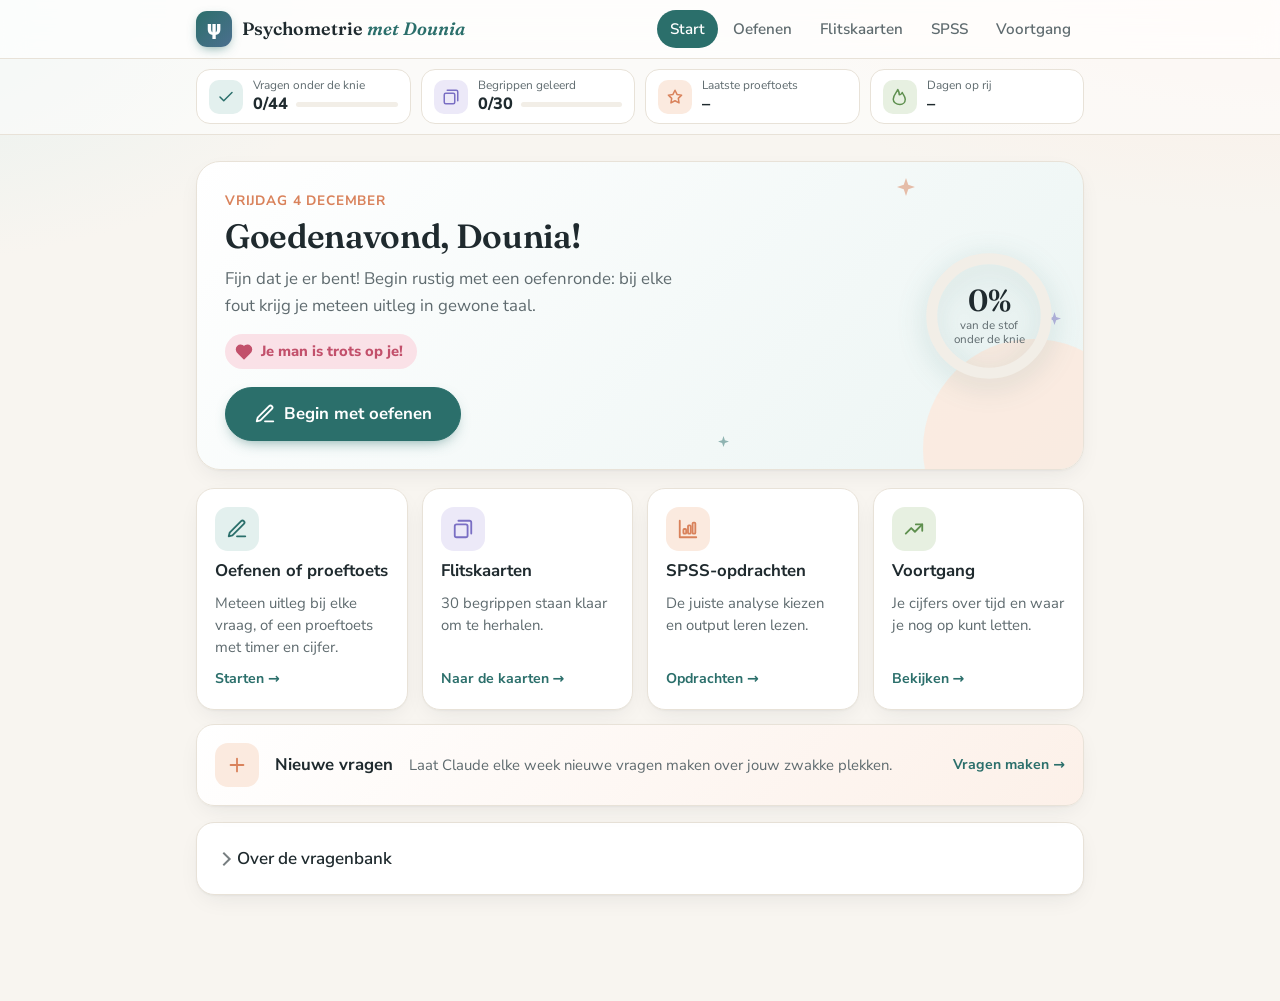
<file: index.html>
<!doctype html>
<html lang="nl">
<head>
  <meta charset="utf-8">
  <meta name="viewport" content="width=device-width, initial-scale=1">
  <title>Doorsturen…</title>
  <meta http-equiv="refresh" content="0; url=psychometrie/">
</head>
<body style="font-family:system-ui,sans-serif;padding:24px">
  <p>Je wordt doorgestuurd naar <a href="psychometrie/">Psychometrie oefenen</a>.</p>
</body>
</html>
</file>
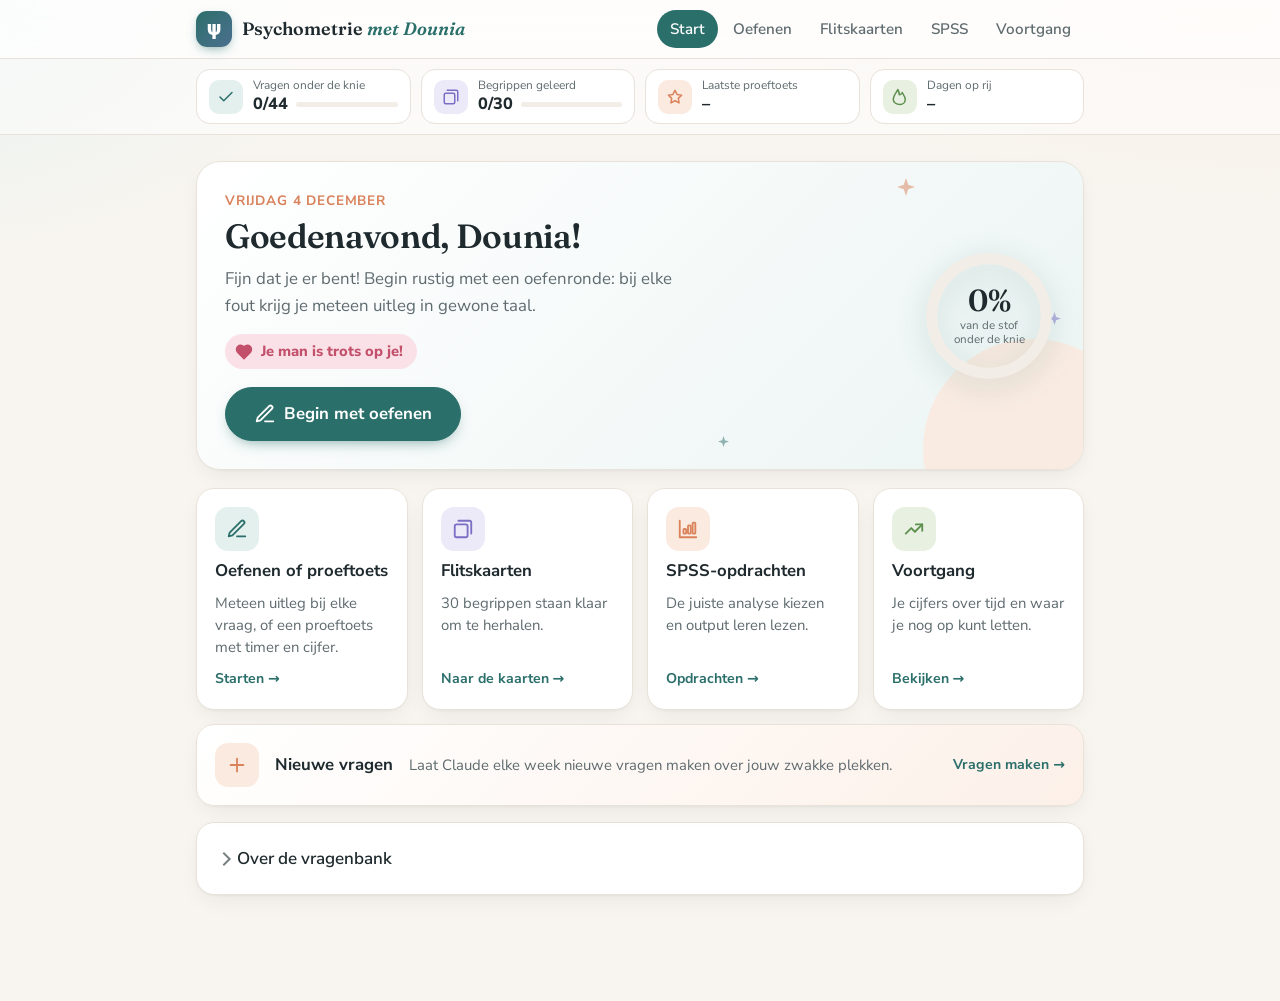
<file: psychometrie/index.html>
<!doctype html>
<html lang="nl">
<head>
  <meta charset="utf-8">
  <meta name="viewport" content="width=device-width, initial-scale=1">
  <title>Psychometrie met Dounia</title>
  <meta name="description" content="Oefenwebsite voor Psychometrie: Een Introductie (Furr &amp; Bacharach, H1–11): oefenvragen, flitskaarten, SPSS-opdrachten en voortgang.">
  <link rel="preconnect" href="https://fonts.googleapis.com">
  <link rel="preconnect" href="https://fonts.gstatic.com" crossorigin>
  <link rel="stylesheet" href="https://fonts.googleapis.com/css2?family=Fraunces:ital,opsz,wght@0,9..144,500..700;1,9..144,500..700&family=Nunito+Sans:opsz,wght@6..12,400..800&display=swap">
  <link rel="stylesheet" href="style.css">
</head>
<body>
  <header class="topbalk">
    <div class="topbalk-binnen">
      <a href="#start" class="logo" aria-label="Naar startpagina">
        <span class="logo-teken" aria-hidden="true">ψ</span>
        <span>Psychometrie <span class="logo-naam">met Dounia</span></span>
      </a>
      <nav class="menu" aria-label="Hoofdmenu">
        <a href="#start" data-view="start">Start</a>
        <a href="#toets" data-view="toets">Oefenen</a>
        <a href="#kaarten" data-view="kaarten">Flitskaarten</a>
        <a href="#spss" data-view="spss">SPSS</a>
        <a href="#voortgang" data-view="voortgang">Voortgang</a>
      </nav>
    </div>
  </header>

  <section id="strook" class="strook" aria-label="Jouw voortgang" hidden></section>

  <main id="app" class="inhoud" tabindex="-1">
    <p class="laden">Vragen laden…</p>
  </main>

  <div id="melding" class="melding" role="status" aria-live="polite"></div>

  <script src="app.js"></script>
</body>
</html>
</file>
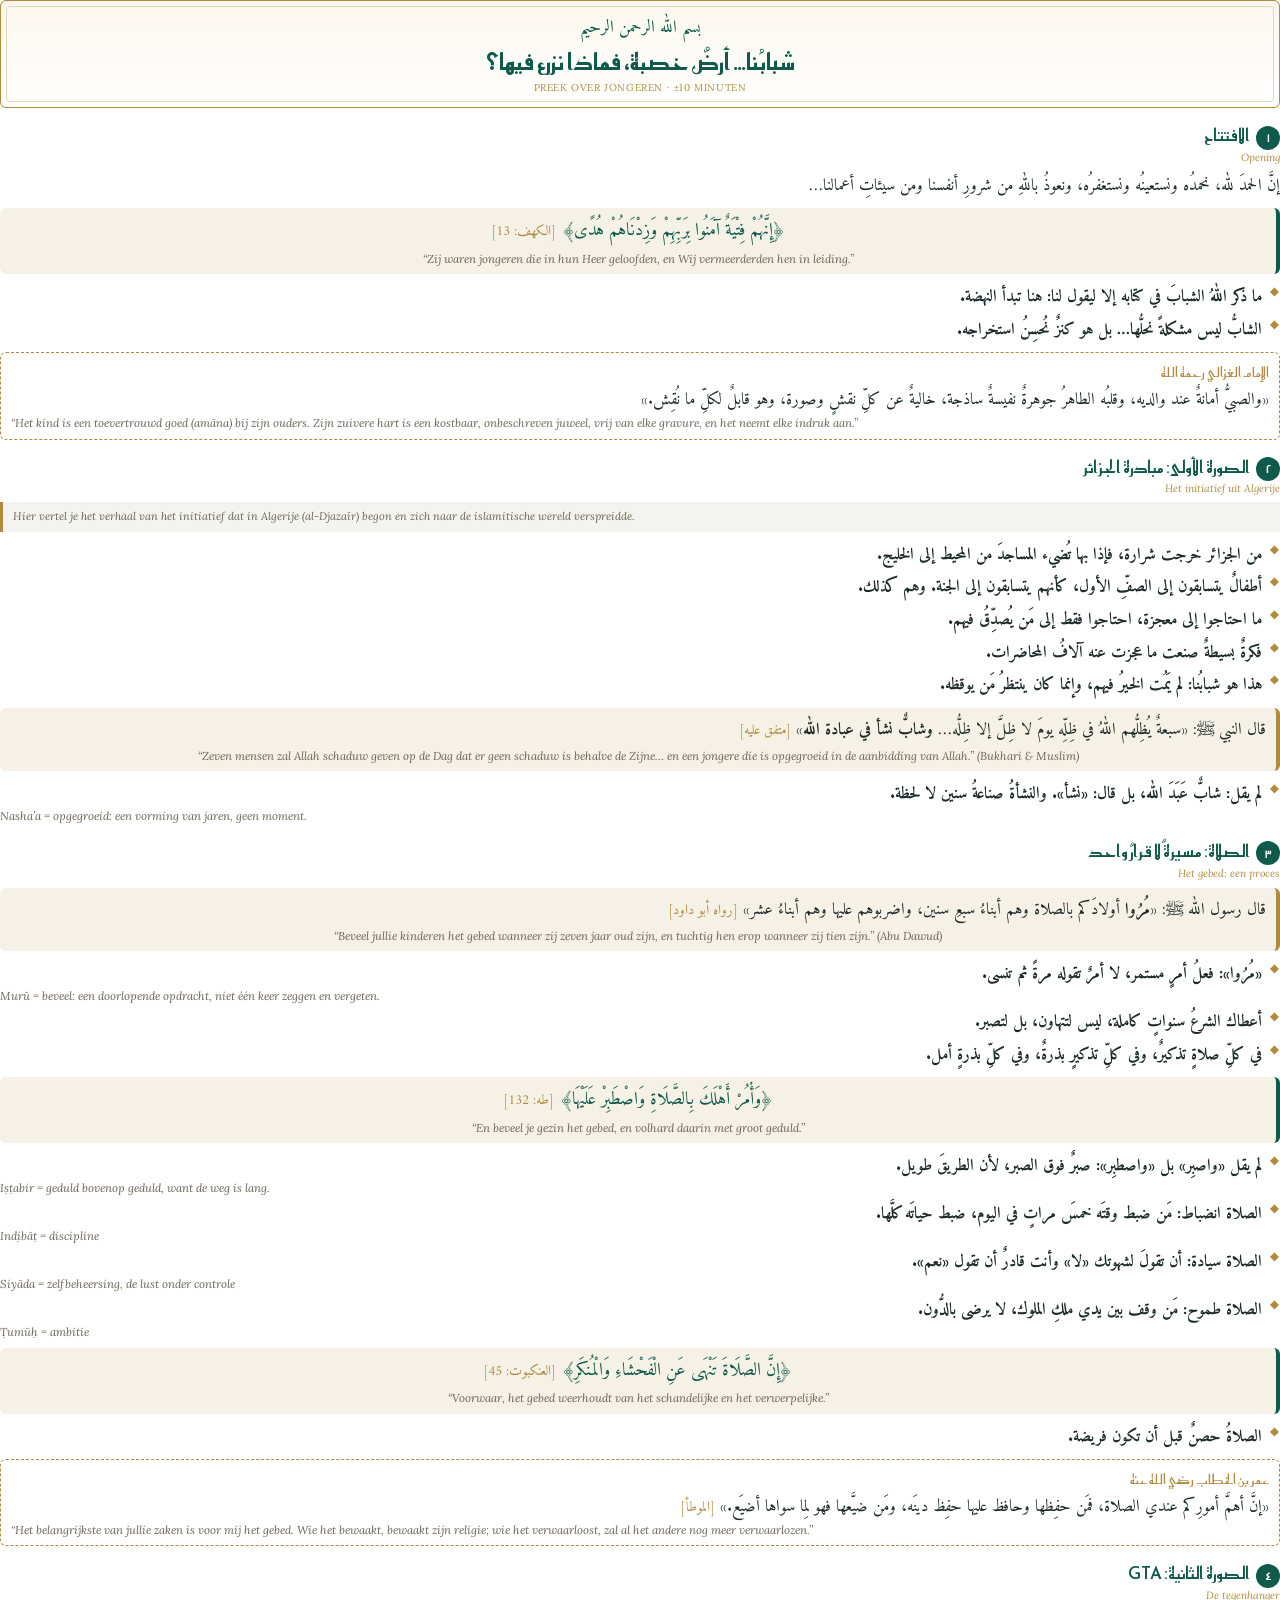
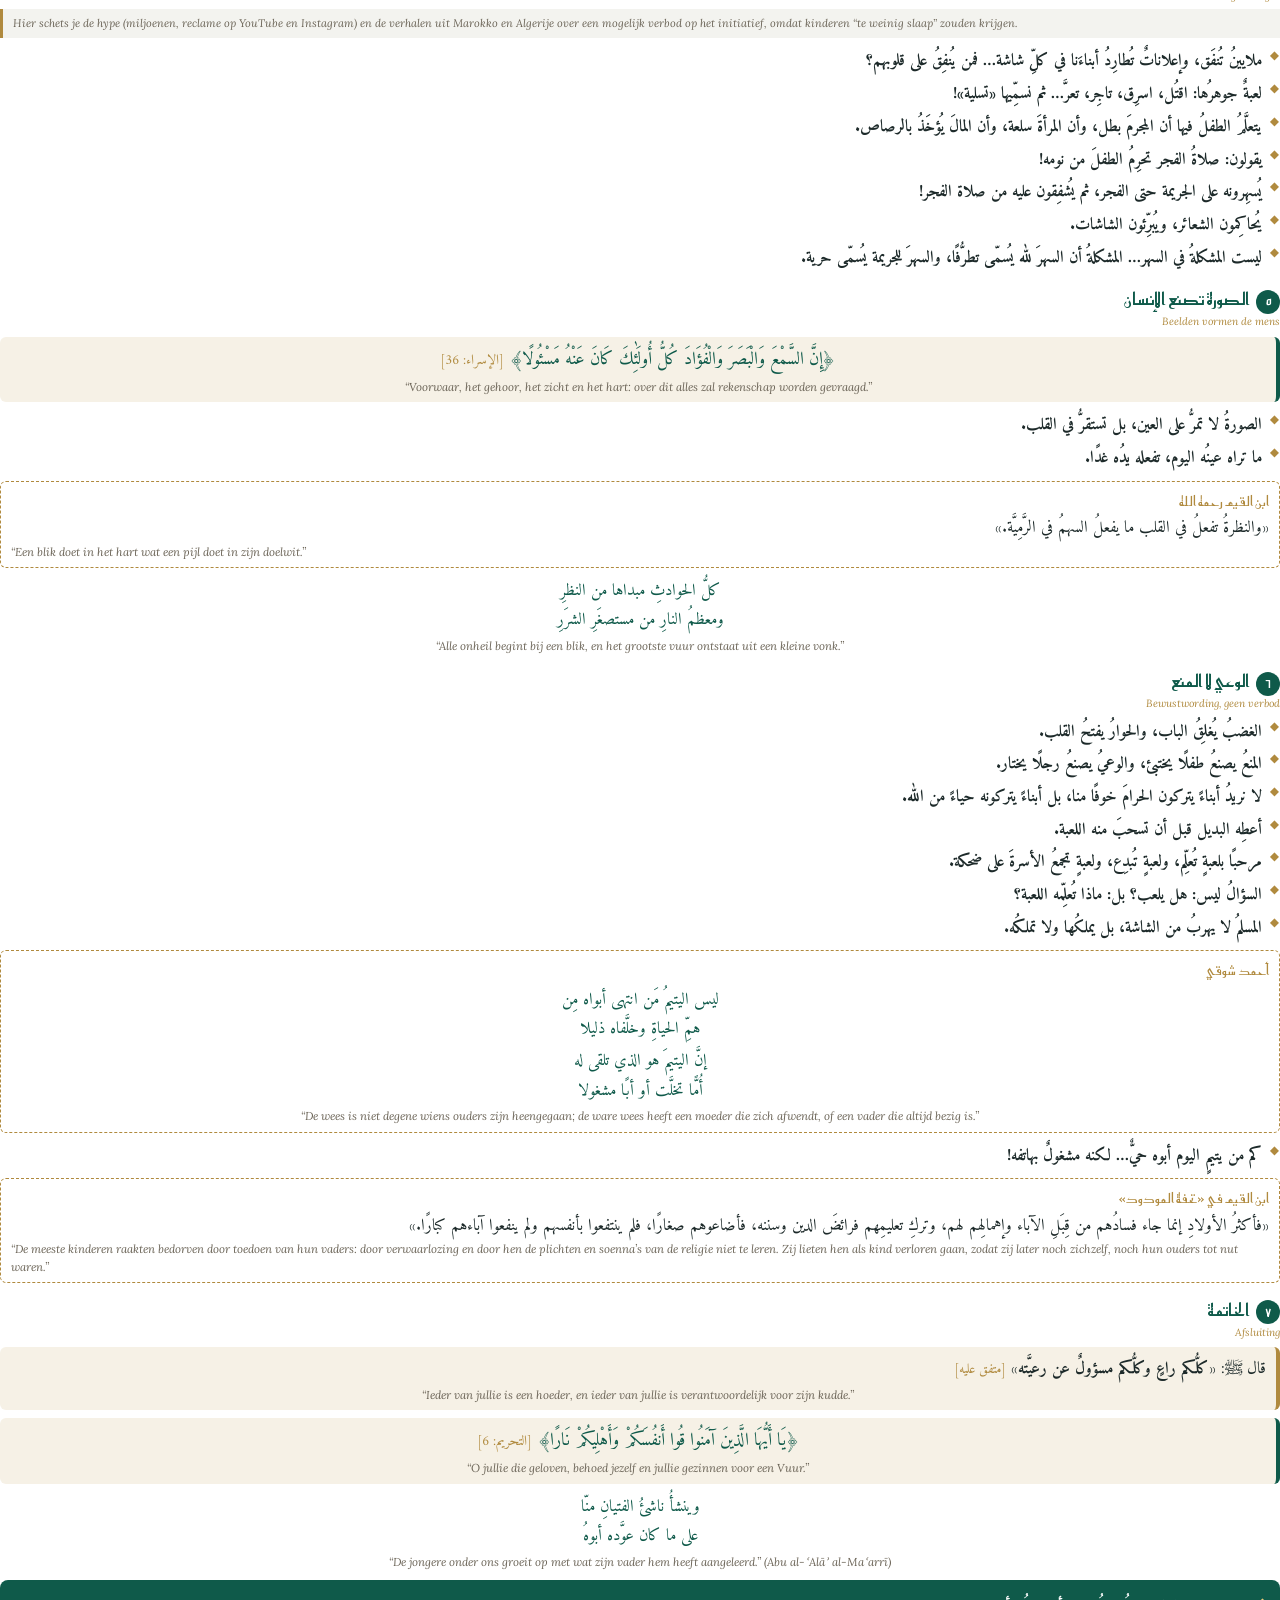
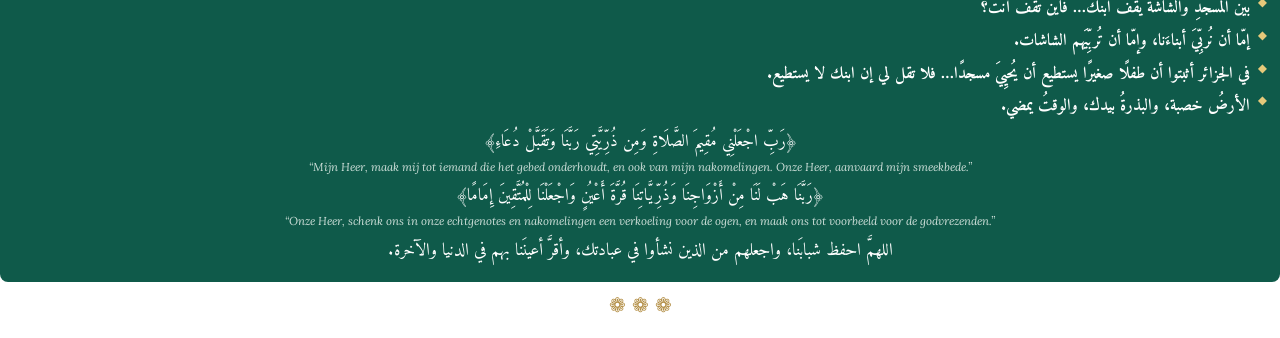
<file: preek/preek-mobiel.html>
<!doctype html>
<html lang="ar" dir="rtl"><head><meta charset="utf-8">
<link href="https://fonts.googleapis.com/css2?family=Amiri:ital,wght@0,400;0,700;1,400&family=Reem+Kufi:wght@500;700&family=Lora:ital,wght@0,400;0,600;1,400&display=swap" rel="stylesheet">
<style>
@page{size:A4;margin:16mm 15mm 16mm 15mm}
:root{--ink:#1d2a2a;--green:#0f5a4a;--gold:#b08a3e;--soft:#f6f1e6;--line:#e3d7bd;--muted:#6b6457}
*{box-sizing:border-box}
body{margin:0;font-family:'Amiri',serif;color:var(--ink);font-size:17.5px;line-height:1.75;background:#fff}
.nl{font-family:'Lora',serif;direction:ltr;text-align:left;font-size:11.5px;line-height:1.5;color:var(--muted);font-style:italic}
header{text-align:center;padding:18px 10px 14px;border:1.5px solid var(--gold);border-radius:6px;background:linear-gradient(180deg,#fbf7ee,#fff);position:relative;margin-bottom:16px}
header:before{content:"";position:absolute;inset:5px;border:.6px solid var(--line);border-radius:4px;pointer-events:none}
.bism{font-size:21px;color:var(--green)}
h1{font-family:'Reem Kufi',sans-serif;font-weight:700;color:var(--green);font-size:34px;margin:4px 0 2px;line-height:1.3}
.sub{font-family:'Lora',serif;color:var(--gold);font-size:13px;letter-spacing:.06em;direction:ltr}
section{margin:0 0 12px;break-inside:auto}
h2{font-family:'Reem Kufi',sans-serif;font-weight:500;color:var(--green);font-size:21px;margin:14px 0 6px;display:flex;align-items:center;gap:10px;break-after:avoid}
h2 .n{display:inline-flex;align-items:center;justify-content:center;width:30px;height:30px;border-radius:50%;background:var(--green);color:#fff;font-size:15px;flex:none}
h2 .t{flex:none}
h2:after{content:"";flex:1;height:1px;background:linear-gradient(to left,var(--gold),transparent)}
h2 small{font-family:'Lora',serif;font-size:11px;color:var(--gold);font-style:italic;font-weight:400;direction:ltr}
.note{font-family:'Lora',serif;direction:ltr;text-align:left;font-size:11.5px;color:var(--muted);background:#f3f3ef;border-left:3px solid var(--gold);padding:5px 10px;margin:4px 0 8px;font-style:italic;break-inside:avoid}
ul{list-style:none;margin:0;padding:0}
li{position:relative;padding-right:22px;margin:3px 0;font-weight:700;break-inside:avoid}
li:before{content:"◆";position:absolute;right:2px;top:1px;color:var(--gold);font-size:11px}
li .nl{font-weight:400;display:block;margin-top:-2px}
.ayah,.hadith{background:var(--soft);border-radius:6px;padding:8px 14px;margin:8px 0;break-inside:avoid;border-right:4px solid var(--green)}
.ayah .ar{color:var(--green);font-size:20px;text-align:center}
.hadith{border-right-color:var(--gold)}
.hadith .ar{font-size:18.5px}
.src{color:var(--gold);font-size:14px;font-weight:400}
.ayah .nl,.hadith .nl{text-align:center;margin-top:2px}
.quote{border:1px dashed var(--gold);border-radius:6px;padding:8px 14px;margin:8px 0;break-inside:avoid}
.quote .who{font-family:'Reem Kufi',sans-serif;color:var(--gold);font-size:13.5px}
.quote .ar{font-size:18px}
.poem{text-align:center;font-size:19px;color:var(--green);margin:2px 0}
.poem span{display:inline-block;margin:0 14px}
.final{background:var(--green);color:#fff;border-radius:8px;padding:12px 18px;margin-top:10px;break-inside:avoid}
.final li{color:#fff}.final li:before{color:#e6c97a}
.dua{text-align:center;font-size:19px;margin:6px 0}
.dua .nl{color:#d9e7e2;text-align:center}
.final .nl{color:#cfe0da}
.end{text-align:center;color:var(--gold);font-size:20px;margin-top:8px}
</style><style>
@page{size:100mm 178mm;margin:6mm 5mm}
body{font-size:16.5px;line-height:1.8}
.nl{font-size:11.5px}
header{padding:12px 8px 10px;margin-bottom:10px}
h1{font-size:23px}.bism{font-size:17px}.sub{font-size:10px}
h2{font-size:17px;display:block;margin:12px 0 6px;break-after:avoid;break-inside:avoid}
h2 .n{display:inline-flex;margin-left:6px;vertical-align:middle}
h2 .n{width:24px;height:24px;font-size:13px}
h2:after{display:none}
h2 small{display:block;font-size:10.5px;line-height:1.3;text-align:right}
.ayah .ar{font-size:18px}.hadith .ar,.quote .ar{font-size:16.5px}
.ayah,.hadith,.quote{padding:7px 10px}
.poem{font-size:16.5px}.poem span{display:block;margin:0}
li{padding-right:18px}
.dua{font-size:17px}.final{padding:10px 12px}
.note{font-size:11px}
</style></head><body>

<header>
  <div class="bism">بسم الله الرحمن الرحيم</div>
  <h1>شبابُنا… أرضٌ خصبة، فماذا نزرع فيها؟</h1>
  <div class="sub">PREEK OVER JONGEREN · ±10 MINUTEN</div>
</header>

<section>
  <h2><span class="n">١</span><span class="t">الافتتاح</span><small>Opening</small></h2>
  <p style="margin:0 0 4px">إنَّ الحمدَ لله، نحمدُه ونستعينُه ونستغفرُه، ونعوذُ باللهِ من شرورِ أنفسنا ومن سيئاتِ أعمالنا…</p>
  <div class="ayah"><div class="ar">﴿إِنَّهُمْ فِتْيَةٌ آمَنُوا بِرَبِّهِمْ وَزِدْنَاهُمْ هُدًى﴾ <span class="src">[الكهف: 13]</span></div>
  <div class="nl">“Zij waren jongeren die in hun Heer geloofden, en Wij vermeerderden hen in leiding.”</div></div>
  <ul>
    <li>ما ذكر اللهُ الشبابَ في كتابه إلا ليقول لنا: هنا تبدأ النهضة.</li>
    <li>الشابُّ ليس مشكلةً نحلُّها… بل هو كنزٌ نُحسِنُ استخراجه.</li>
  </ul>
  <div class="quote"><div class="who">الإمام الغزالي رحمه الله</div>
  <div class="ar">«والصبيُّ أمانةٌ عند والديه، وقلبُه الطاهرُ جوهرةٌ نفيسةٌ ساذجة، خاليةٌ عن كلِّ نقشٍ وصورة، وهو قابلٌ لكلِّ ما نُقِش.»</div>
  <div class="nl">“Het kind is een toevertrouwd goed (amāna) bij zijn ouders. Zijn zuivere hart is een kostbaar, onbeschreven juweel, vrij van elke gravure, en het neemt elke indruk aan.”</div></div>
</section>

<section>
  <h2><span class="n">٢</span><span class="t">الصورة الأولى: مبادرة الجزائر</span><small>Het initiatief uit Algerije</small></h2>
  <div class="note">Hier vertel je het verhaal van het initiatief dat in Algerije (al-Djazaïr) begon en zich naar de islamitische wereld verspreidde.</div>
  <ul>
    <li>من الجزائر خرجت شرارة، فإذا بها تُضيء المساجدَ من المحيط إلى الخليج.</li>
    <li>أطفالٌ يتسابقون إلى الصفِّ الأول، كأنهم يتسابقون إلى الجنة. وهم كذلك.</li>
    <li>ما احتاجوا إلى معجزة، احتاجوا فقط إلى مَن يُصدِّقُ فيهم.</li>
    <li>فكرةٌ بسيطةٌ صنعت ما عجزت عنه آلافُ المحاضرات.</li>
    <li>هذا هو شبابُنا: لم يَمُت الخيرُ فيهم، وإنما كان ينتظرُ مَن يوقظه.</li>
  </ul>
  <div class="hadith"><div class="ar">قال النبي ﷺ: «سبعةٌ يُظِلُّهم اللهُ في ظِلِّه يومَ لا ظِلَّ إلا ظِلُّه… <b>وشابٌّ نشأ في عبادة الله</b>» <span class="src">[متفق عليه]</span></div>
  <div class="nl">“Zeven mensen zal Allah schaduw geven op de Dag dat er geen schaduw is behalve de Zijne… en een jongere die is opgegroeid in de aanbidding van Allah.” (Bukhari &amp; Muslim)</div></div>
  <ul><li>لم يقل: شابٌّ عَبَدَ الله، بل قال: «نشأ». والنشأةُ صناعةُ سنين لا لحظة.<span class="nl">Nasha’a = opgegroeid: een vorming van jaren, geen moment.</span></li></ul>
</section>

<section>
  <h2><span class="n">٣</span><span class="t">الصلاة: مسيرةٌ لا قرارٌ واحد</span><small>Het gebed: een proces</small></h2>
  <div class="hadith"><div class="ar">قال رسول الله ﷺ: «<b>مُرُوا</b> أولادَكم بالصلاة وهم أبناءُ سبعِ سنين، واضربوهم عليها وهم أبناءُ عشر» <span class="src">[رواه أبو داود]</span></div>
  <div class="nl">“Beveel jullie kinderen het gebed wanneer zij zeven jaar oud zijn, en tuchtig hen erop wanneer zij tien zijn.” (Abu Dawud)</div></div>
  <ul>
    <li>«مُرُوا»: فعلُ أمرٍ مستمر، لا أمرٌ تقوله مرةً ثم تنسى.<span class="nl">Murū = beveel: een doorlopende opdracht, niet één keer zeggen en vergeten.</span></li>
    <li>أعطاك الشرعُ سنواتٍ كاملة، ليس لتتهاون، بل لتصبر.</li>
    <li>في كلِّ صلاةٍ تذكيرٌ، وفي كلِّ تذكيرٍ بذرةٌ، وفي كلِّ بذرةٍ أمل.</li>
  </ul>
  <div class="ayah"><div class="ar">﴿وَأْمُرْ أَهْلَكَ بِالصَّلَاةِ وَاصْطَبِرْ عَلَيْهَا﴾ <span class="src">[طه: 132]</span></div>
  <div class="nl">“En beveel je gezin het gebed, en volhard daarin met groot geduld.”</div></div>
  <ul>
    <li>لم يقل «واصبِر» بل «واصطبِر»: صبرٌ فوق الصبر، لأن الطريقَ طويل.<span class="nl">Iṣṭabir = geduld bovenop geduld, want de weg is lang.</span></li>
    <li>الصلاة انضباط: مَن ضبط وقتَه خمسَ مراتٍ في اليوم، ضبط حياتَه كلَّها.<span class="nl">Inḍibāṭ = discipline</span></li>
    <li>الصلاة سيادة: أن تقولَ لشهوتك «لا» وأنت قادرٌ أن تقول «نعم».<span class="nl">Siyāda = zelfbeheersing, de lust onder controle</span></li>
    <li>الصلاة طموح: مَن وقف بين يدي ملكِ الملوك، لا يرضى بالدُّون.<span class="nl">Ṭumūḥ = ambitie</span></li>
  </ul>
  <div class="ayah"><div class="ar">﴿إِنَّ الصَّلَاةَ تَنْهَى عَنِ الْفَحْشَاءِ وَالْمُنكَرِ﴾ <span class="src">[العنكبوت: 45]</span></div>
  <div class="nl">“Voorwaar, het gebed weerhoudt van het schandelijke en het verwerpelijke.”</div></div>
  <ul><li>الصلاةُ حصنٌ قبل أن تكون فريضة.</li></ul>
  <div class="quote"><div class="who">عمر بن الخطاب رضي الله عنه</div>
  <div class="ar">«إنَّ أهمَّ أمورِكم عندي الصلاة، فمَن حفِظها وحافظ عليها حفِظ دينَه، ومَن ضيَّعها فهو لِما سواها أضيَع.» <span class="src">[الموطأ]</span></div>
  <div class="nl">“Het belangrijkste van jullie zaken is voor mij het gebed. Wie het bewaakt, bewaakt zijn religie; wie het verwaarloost, zal al het andere nog meer verwaarlozen.”</div></div>
</section>

<section>
  <h2><span class="n">٤</span><span class="t">الصورة الثانية: GTA</span><small>De tegenhanger</small></h2>
  <div class="note">Hier schets je de hype (miljoenen, reclame op YouTube en Instagram) en de verhalen uit Marokko en Algerije over een mogelijk verbod op het initiatief, omdat kinderen “te weinig slaap” zouden krijgen.</div>
  <ul>
    <li>ملايينُ تُنفَق، وإعلاناتٌ تُطارِدُ أبناءَنا في كلِّ شاشة… فمن يُنفِقُ على قلوبهم؟</li>
    <li>لعبةٌ جوهرُها: اقتُل، اسرِق، تاجِر، تعرَّ… ثم نسمِّيها «تسلية»!</li>
    <li>يتعلَّمُ الطفلُ فيها أن المجرمَ بطل، وأن المرأةَ سلعة، وأن المالَ يُؤخَذُ بالرصاص.</li>
    <li>يقولون: صلاةُ الفجر تحرِمُ الطفلَ من نومه!</li>
    <li>يُسهِرونه على الجريمة حتى الفجر، ثم يُشفِقون عليه من صلاة الفجر!</li>
    <li>يُحاكِمون الشعائر، ويُبرِّئون الشاشات.</li>
    <li>ليست المشكلةُ في السهر… المشكلةُ أن السهرَ لله يُسمّى تطرُّفًا، والسهرَ للجريمة يُسمّى حرية.</li>
  </ul>
</section>

<section>
  <h2><span class="n">٥</span><span class="t">الصورة تصنع الإنسان</span><small>Beelden vormen de mens</small></h2>
  <div class="ayah"><div class="ar">﴿إِنَّ السَّمْعَ وَالْبَصَرَ وَالْفُؤَادَ كُلُّ أُولَٰئِكَ كَانَ عَنْهُ مَسْئُولًا﴾ <span class="src">[الإسراء: 36]</span></div>
  <div class="nl">“Voorwaar, het gehoor, het zicht en het hart: over dit alles zal rekenschap worden gevraagd.”</div></div>
  <ul>
    <li>الصورةُ لا تمرُّ على العين، بل تستقرُّ في القلب.</li>
    <li>ما تراه عينُه اليوم، تفعله يدُه غدًا.</li>
  </ul>
  <div class="quote"><div class="who">ابن القيم رحمه الله</div>
  <div class="ar">«والنظرةُ تفعلُ في القلب ما يفعلُ السهمُ في الرَّمِيَّة.»</div>
  <div class="nl">“Een blik doet in het hart wat een pijl doet in zijn doelwit.”</div></div>
  <div class="poem"><span>كلُّ الحوادثِ مبداها من النظرِ</span><span>ومعظمُ النارِ من مستصغَرِ الشرَرِ</span></div>
  <div class="nl" style="text-align:center">“Alle onheil begint bij een blik, en het grootste vuur ontstaat uit een kleine vonk.”</div>
</section>

<section>
  <h2><span class="n">٦</span><span class="t">الوعي لا المنع</span><small>Bewustwording, geen verbod</small></h2>
  <ul>
    <li>الغضبُ يُغلِقُ الباب، والحوارُ يفتحُ القلب.</li>
    <li>المنعُ يصنعُ طفلًا يختبئ، والوعيُ يصنعُ رجلًا يختار.</li>
    <li>لا نريدُ أبناءً يتركون الحرامَ خوفًا منا، بل أبناءً يتركونه حياءً من الله.</li>
    <li>أعطِه البديل قبل أن تسحبَ منه اللعبة.</li>
    <li>مرحبًا بلعبةٍ تُعلِّم، ولعبةٍ تُبدِع، ولعبةٍ تجمعُ الأسرةَ على ضحكة.</li>
    <li>السؤالُ ليس: هل يلعب؟ بل: ماذا تُعلِّمه اللعبة؟</li>
    <li>المسلمُ لا يهربُ من الشاشة، بل يملكُها ولا تملكُه.</li>
  </ul>
  <div class="quote"><div class="who">أحمد شوقي</div>
  <div class="poem"><span>ليس اليتيمُ مَن انتهى أبواه مِن</span><span>همِّ الحياةِ وخلَّفاه ذليلا</span></div>
  <div class="poem"><span>إنَّ اليتيمَ هو الذي تلقى له</span><span>أُمًّا تخلَّت أو أبًا مشغولا</span></div>
  <div class="nl" style="text-align:center">“De wees is niet degene wiens ouders zijn heengegaan; de ware wees heeft een moeder die zich afwendt, of een vader die altijd bezig is.”</div></div>
  <ul><li>كم من يتيمٍ اليوم أبوه حيٌّ… لكنه مشغولٌ بهاتفه!</li></ul>
  <div class="quote"><div class="who">ابن القيم في «تحفة المودود»</div>
  <div class="ar">«فأكثرُ الأولادِ إنما جاء فسادُهم من قِبَلِ الآباء وإهمالِهم لهم، وتركِ تعليمِهم فرائضَ الدين وسننه، فأضاعوهم صغارًا، فلم ينتفعوا بأنفسهم ولم ينفعوا آباءهم كبارًا.»</div>
  <div class="nl">“De meeste kinderen raakten bedorven door toedoen van hun vaders: door verwaarlozing en door hen de plichten en soenna’s van de religie niet te leren. Zij lieten hen als kind verloren gaan, zodat zij later noch zichzelf, noch hun ouders tot nut waren.”</div></div>
</section>

<section>
  <h2><span class="n">٧</span><span class="t">الخاتمة</span><small>Afsluiting</small></h2>
  <div class="hadith"><div class="ar">قال ﷺ: «<b>كلُّكم راعٍ وكلُّكم مسؤولٌ عن رعيَّته</b>» <span class="src">[متفق عليه]</span></div>
  <div class="nl">“Ieder van jullie is een hoeder, en ieder van jullie is verantwoordelijk voor zijn kudde.”</div></div>
  <div class="ayah"><div class="ar">﴿يَا أَيُّهَا الَّذِينَ آمَنُوا قُوا أَنفُسَكُمْ وَأَهْلِيكُمْ نَارًا﴾ <span class="src">[التحريم: 6]</span></div>
  <div class="nl">“O jullie die geloven, behoed jezelf en jullie gezinnen voor een Vuur.”</div></div>
  <div class="poem"><span>وينشأُ ناشئُ الفتيانِ منّا</span><span>على ما كان عوَّده أبوهُ</span></div>
  <div class="nl" style="text-align:center">“De jongere onder ons groeit op met wat zijn vader hem heeft aangeleerd.” (Abu al-ʿAlāʾ al-Maʿarrī)</div>
  <div class="final">
    <ul>
      <li>بين المسجدِ والشاشة يقفُ ابنُك… فأين تقفُ أنت؟</li>
      <li>إمّا أن نُربِّيَ أبناءَنا، وإمّا أن تُربِّيَهم الشاشات.</li>
      <li>في الجزائر أثبتوا أن طفلًا صغيرًا يستطيع أن يُحيِيَ مسجدًا… فلا تقل لي إن ابنك لا يستطيع.</li>
      <li>الأرضُ خصبة، والبذرةُ بيدك، والوقتُ يمضي.</li>
    </ul>
    <div class="dua">﴿رَبِّ اجْعَلْنِي مُقِيمَ الصَّلَاةِ وَمِن ذُرِّيَّتِي رَبَّنَا وَتَقَبَّلْ دُعَاءِ﴾
    <div class="nl">“Mijn Heer, maak mij tot iemand die het gebed onderhoudt, en ook van mijn nakomelingen. Onze Heer, aanvaard mijn smeekbede.”</div></div>
    <div class="dua">﴿رَبَّنَا هَبْ لَنَا مِنْ أَزْوَاجِنَا وَذُرِّيَّاتِنَا قُرَّةَ أَعْيُنٍ وَاجْعَلْنَا لِلْمُتَّقِينَ إِمَامًا﴾
    <div class="nl">“Onze Heer, schenk ons in onze echtgenotes en nakomelingen een verkoeling voor de ogen, en maak ons tot voorbeeld voor de godvrezenden.”</div></div>
    <div class="dua" style="font-size:17.5px">اللهمَّ احفظ شبابَنا، واجعلهم من الذين نشأوا في عبادتك، وأقرَّ أعينَنا بهم في الدنيا والآخرة.</div>
  </div>
  <div class="end">❁ ❁ ❁</div>
</section>
</body></html>
</file>
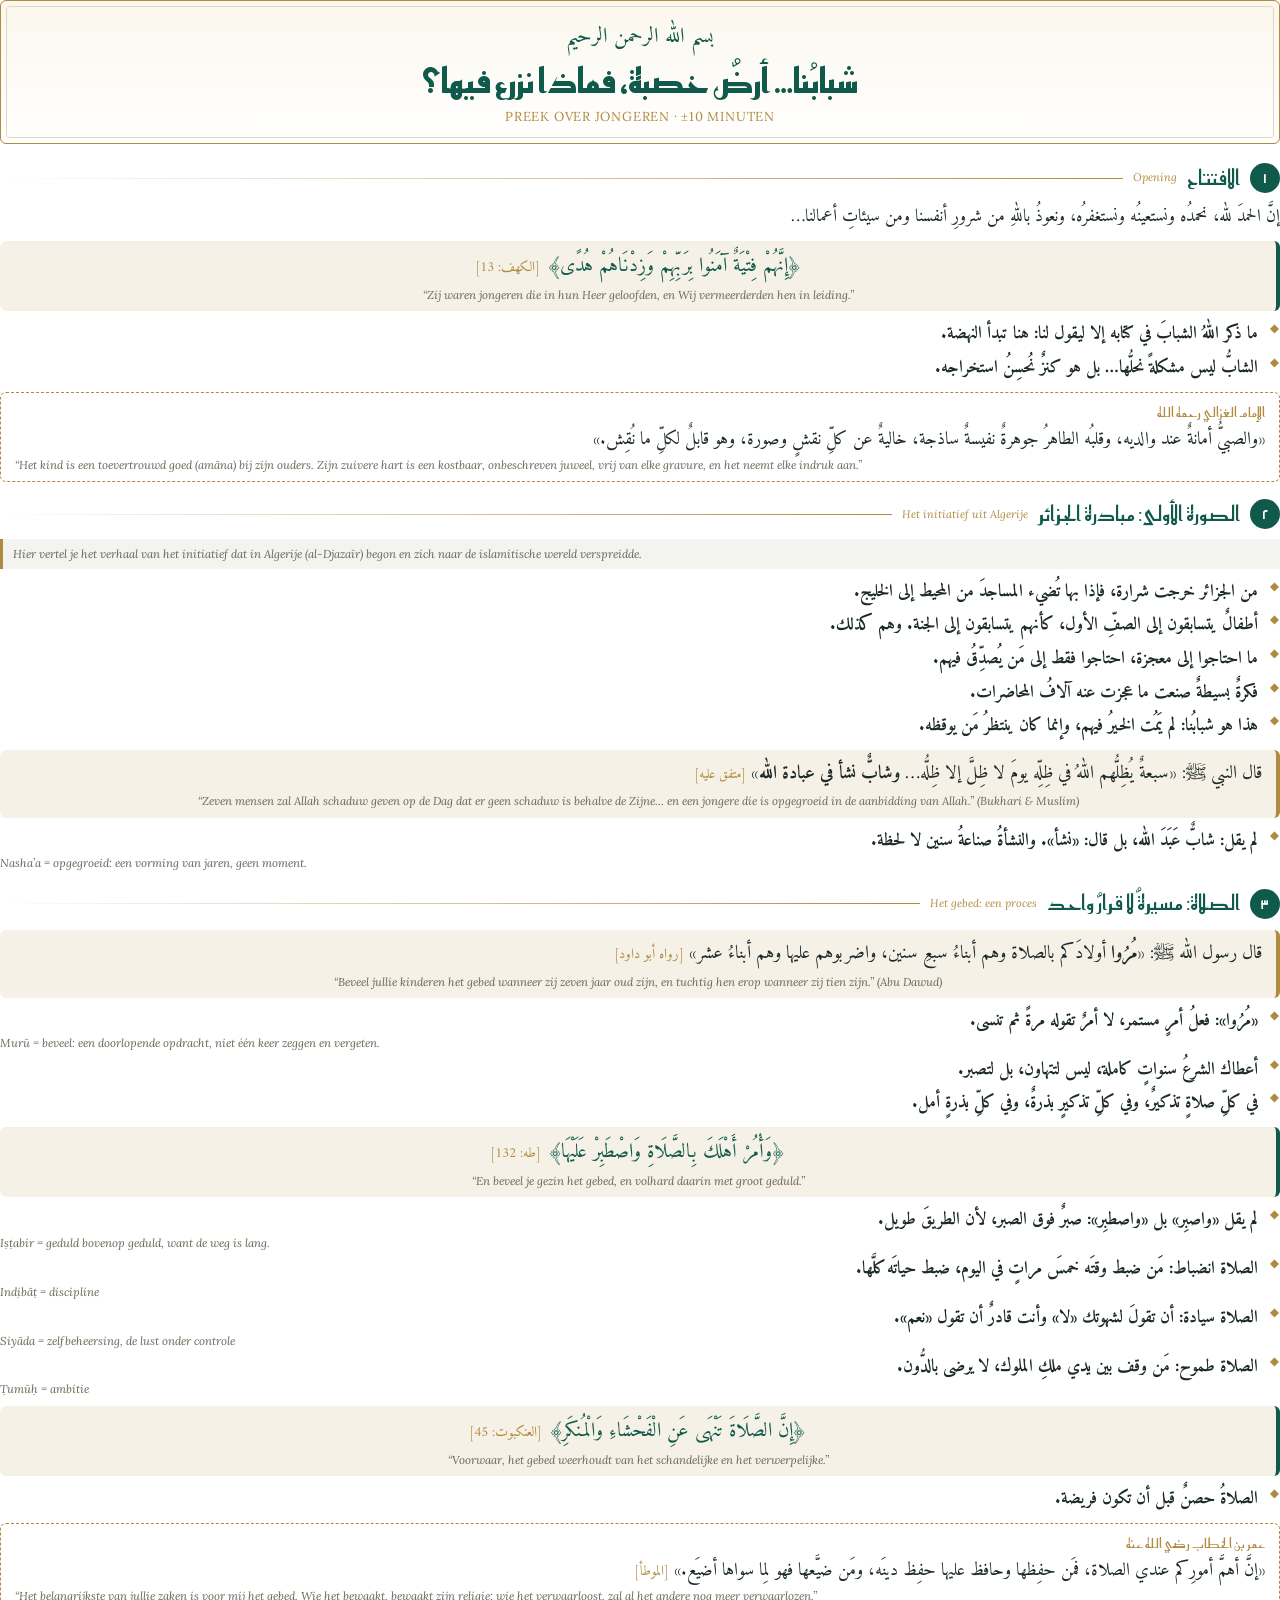
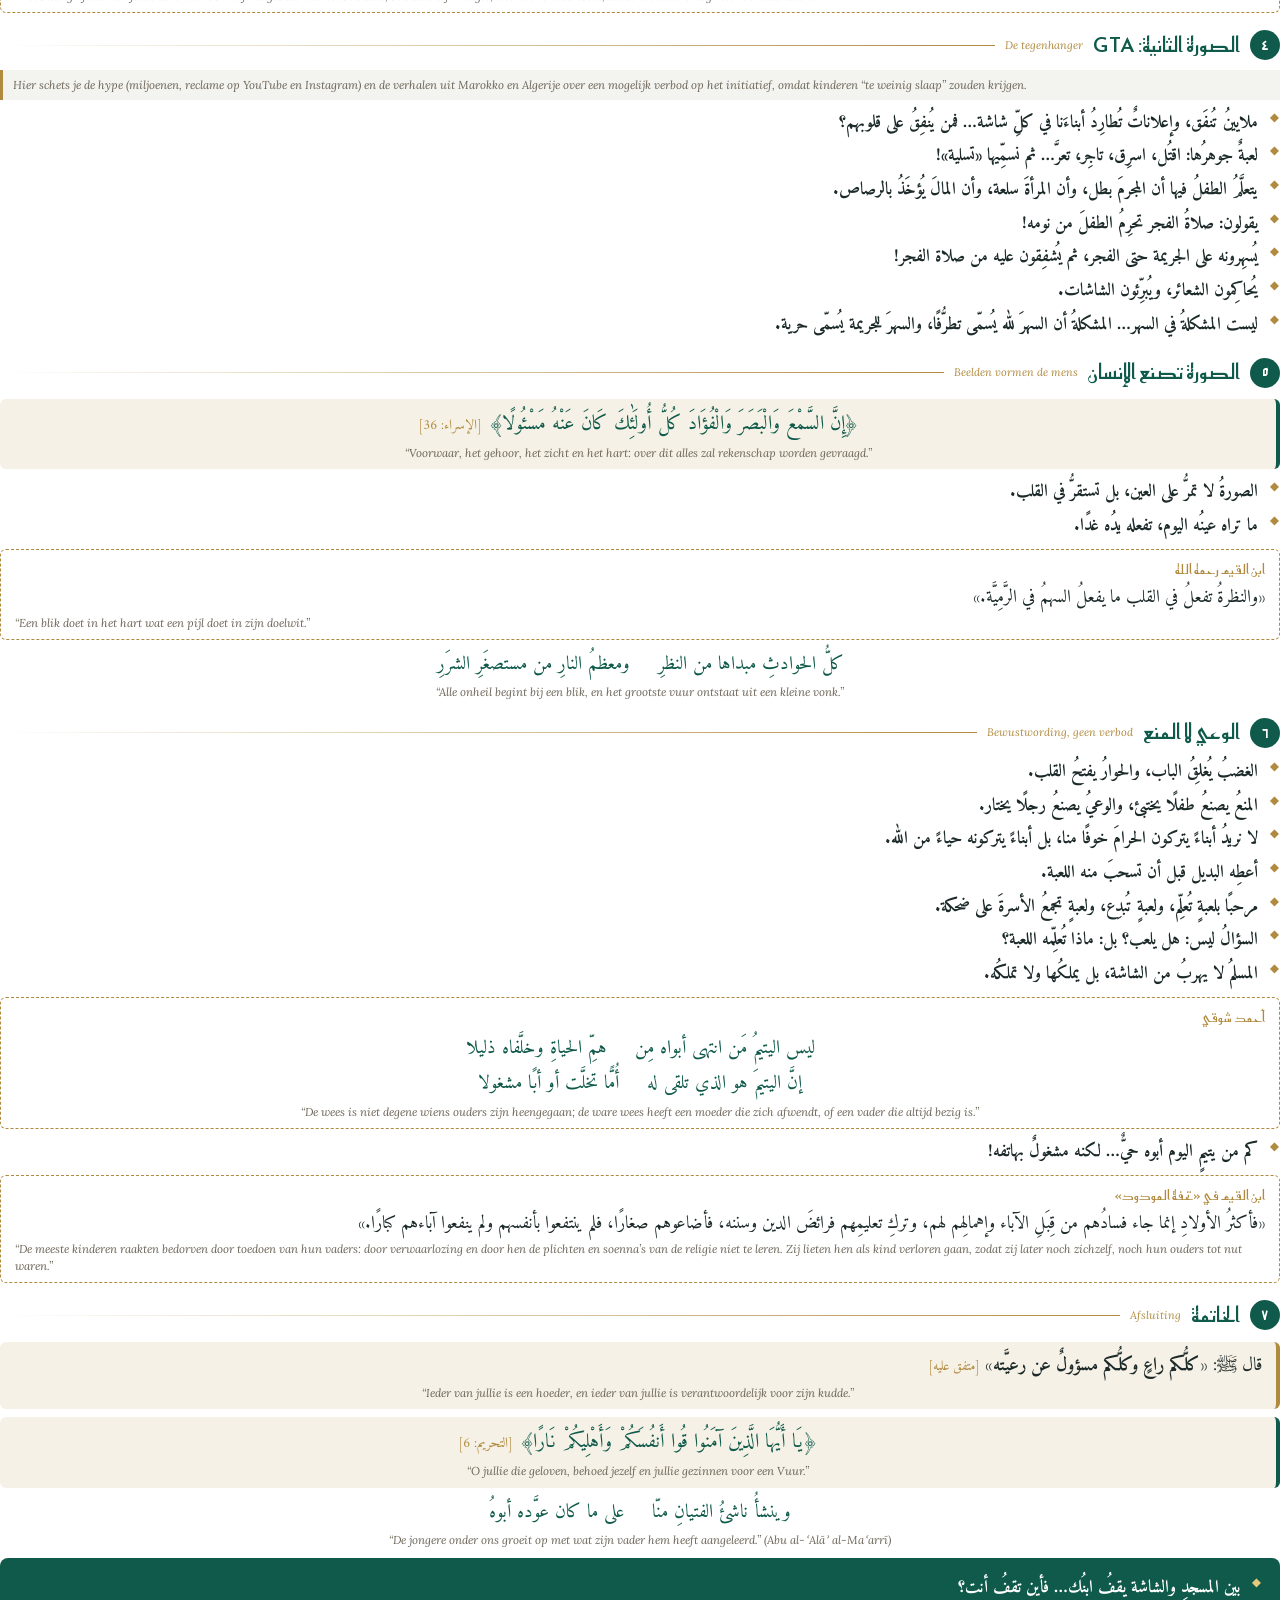
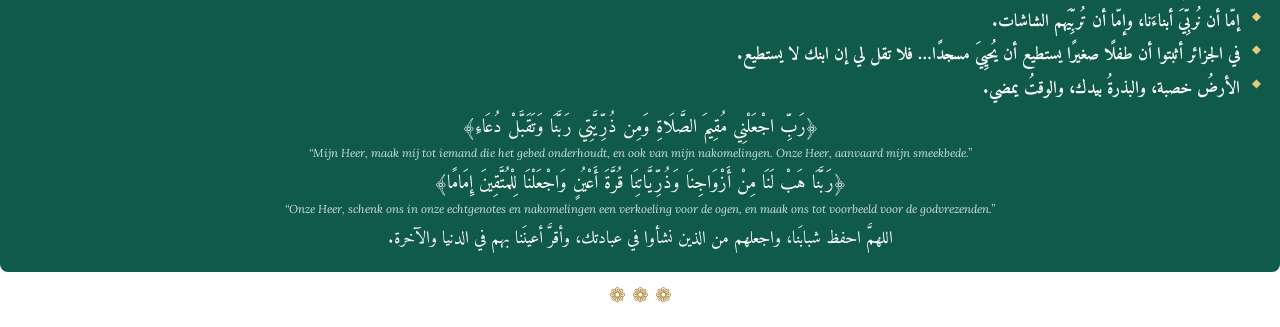
<file: preek/preek.html>
<!doctype html>
<html lang="ar" dir="rtl"><head><meta charset="utf-8">
<link href="https://fonts.googleapis.com/css2?family=Amiri:ital,wght@0,400;0,700;1,400&family=Reem+Kufi:wght@500;700&family=Lora:ital,wght@0,400;0,600;1,400&display=swap" rel="stylesheet">
<style>
@page{size:A4;margin:16mm 15mm 16mm 15mm}
:root{--ink:#1d2a2a;--green:#0f5a4a;--gold:#b08a3e;--soft:#f6f1e6;--line:#e3d7bd;--muted:#6b6457}
*{box-sizing:border-box}
body{margin:0;font-family:'Amiri',serif;color:var(--ink);font-size:17.5px;line-height:1.75;background:#fff}
.nl{font-family:'Lora',serif;direction:ltr;text-align:left;font-size:11.5px;line-height:1.5;color:var(--muted);font-style:italic}
header{text-align:center;padding:18px 10px 14px;border:1.5px solid var(--gold);border-radius:6px;background:linear-gradient(180deg,#fbf7ee,#fff);position:relative;margin-bottom:16px}
header:before{content:"";position:absolute;inset:5px;border:.6px solid var(--line);border-radius:4px;pointer-events:none}
.bism{font-size:21px;color:var(--green)}
h1{font-family:'Reem Kufi',sans-serif;font-weight:700;color:var(--green);font-size:34px;margin:4px 0 2px;line-height:1.3}
.sub{font-family:'Lora',serif;color:var(--gold);font-size:13px;letter-spacing:.06em;direction:ltr}
section{margin:0 0 12px;break-inside:auto}
h2{font-family:'Reem Kufi',sans-serif;font-weight:500;color:var(--green);font-size:21px;margin:14px 0 6px;display:flex;align-items:center;gap:10px;break-after:avoid}
h2 .n{display:inline-flex;align-items:center;justify-content:center;width:30px;height:30px;border-radius:50%;background:var(--green);color:#fff;font-size:15px;flex:none}
h2 .t{flex:none}
h2:after{content:"";flex:1;height:1px;background:linear-gradient(to left,var(--gold),transparent)}
h2 small{font-family:'Lora',serif;font-size:11px;color:var(--gold);font-style:italic;font-weight:400;direction:ltr}
.note{font-family:'Lora',serif;direction:ltr;text-align:left;font-size:11.5px;color:var(--muted);background:#f3f3ef;border-left:3px solid var(--gold);padding:5px 10px;margin:4px 0 8px;font-style:italic;break-inside:avoid}
ul{list-style:none;margin:0;padding:0}
li{position:relative;padding-right:22px;margin:3px 0;font-weight:700;break-inside:avoid}
li:before{content:"◆";position:absolute;right:2px;top:1px;color:var(--gold);font-size:11px}
li .nl{font-weight:400;display:block;margin-top:-2px}
.ayah,.hadith{background:var(--soft);border-radius:6px;padding:8px 14px;margin:8px 0;break-inside:avoid;border-right:4px solid var(--green)}
.ayah .ar{color:var(--green);font-size:20px;text-align:center}
.hadith{border-right-color:var(--gold)}
.hadith .ar{font-size:18.5px}
.src{color:var(--gold);font-size:14px;font-weight:400}
.ayah .nl,.hadith .nl{text-align:center;margin-top:2px}
.quote{border:1px dashed var(--gold);border-radius:6px;padding:8px 14px;margin:8px 0;break-inside:avoid}
.quote .who{font-family:'Reem Kufi',sans-serif;color:var(--gold);font-size:13.5px}
.quote .ar{font-size:18px}
.poem{text-align:center;font-size:19px;color:var(--green);margin:2px 0}
.poem span{display:inline-block;margin:0 14px}
.final{background:var(--green);color:#fff;border-radius:8px;padding:12px 18px;margin-top:10px;break-inside:avoid}
.final li{color:#fff}.final li:before{color:#e6c97a}
.dua{text-align:center;font-size:19px;margin:6px 0}
.dua .nl{color:#d9e7e2;text-align:center}
.final .nl{color:#cfe0da}
.end{text-align:center;color:var(--gold);font-size:20px;margin-top:8px}
</style></head><body>

<header>
  <div class="bism">بسم الله الرحمن الرحيم</div>
  <h1>شبابُنا… أرضٌ خصبة، فماذا نزرع فيها؟</h1>
  <div class="sub">PREEK OVER JONGEREN · ±10 MINUTEN</div>
</header>

<section>
  <h2><span class="n">١</span><span class="t">الافتتاح</span><small>Opening</small></h2>
  <p style="margin:0 0 4px">إنَّ الحمدَ لله، نحمدُه ونستعينُه ونستغفرُه، ونعوذُ باللهِ من شرورِ أنفسنا ومن سيئاتِ أعمالنا…</p>
  <div class="ayah"><div class="ar">﴿إِنَّهُمْ فِتْيَةٌ آمَنُوا بِرَبِّهِمْ وَزِدْنَاهُمْ هُدًى﴾ <span class="src">[الكهف: 13]</span></div>
  <div class="nl">“Zij waren jongeren die in hun Heer geloofden, en Wij vermeerderden hen in leiding.”</div></div>
  <ul>
    <li>ما ذكر اللهُ الشبابَ في كتابه إلا ليقول لنا: هنا تبدأ النهضة.</li>
    <li>الشابُّ ليس مشكلةً نحلُّها… بل هو كنزٌ نُحسِنُ استخراجه.</li>
  </ul>
  <div class="quote"><div class="who">الإمام الغزالي رحمه الله</div>
  <div class="ar">«والصبيُّ أمانةٌ عند والديه، وقلبُه الطاهرُ جوهرةٌ نفيسةٌ ساذجة، خاليةٌ عن كلِّ نقشٍ وصورة، وهو قابلٌ لكلِّ ما نُقِش.»</div>
  <div class="nl">“Het kind is een toevertrouwd goed (amāna) bij zijn ouders. Zijn zuivere hart is een kostbaar, onbeschreven juweel, vrij van elke gravure, en het neemt elke indruk aan.”</div></div>
</section>

<section>
  <h2><span class="n">٢</span><span class="t">الصورة الأولى: مبادرة الجزائر</span><small>Het initiatief uit Algerije</small></h2>
  <div class="note">Hier vertel je het verhaal van het initiatief dat in Algerije (al-Djazaïr) begon en zich naar de islamitische wereld verspreidde.</div>
  <ul>
    <li>من الجزائر خرجت شرارة، فإذا بها تُضيء المساجدَ من المحيط إلى الخليج.</li>
    <li>أطفالٌ يتسابقون إلى الصفِّ الأول، كأنهم يتسابقون إلى الجنة. وهم كذلك.</li>
    <li>ما احتاجوا إلى معجزة، احتاجوا فقط إلى مَن يُصدِّقُ فيهم.</li>
    <li>فكرةٌ بسيطةٌ صنعت ما عجزت عنه آلافُ المحاضرات.</li>
    <li>هذا هو شبابُنا: لم يَمُت الخيرُ فيهم، وإنما كان ينتظرُ مَن يوقظه.</li>
  </ul>
  <div class="hadith"><div class="ar">قال النبي ﷺ: «سبعةٌ يُظِلُّهم اللهُ في ظِلِّه يومَ لا ظِلَّ إلا ظِلُّه… <b>وشابٌّ نشأ في عبادة الله</b>» <span class="src">[متفق عليه]</span></div>
  <div class="nl">“Zeven mensen zal Allah schaduw geven op de Dag dat er geen schaduw is behalve de Zijne… en een jongere die is opgegroeid in de aanbidding van Allah.” (Bukhari &amp; Muslim)</div></div>
  <ul><li>لم يقل: شابٌّ عَبَدَ الله، بل قال: «نشأ». والنشأةُ صناعةُ سنين لا لحظة.<span class="nl">Nasha’a = opgegroeid: een vorming van jaren, geen moment.</span></li></ul>
</section>

<section>
  <h2><span class="n">٣</span><span class="t">الصلاة: مسيرةٌ لا قرارٌ واحد</span><small>Het gebed: een proces</small></h2>
  <div class="hadith"><div class="ar">قال رسول الله ﷺ: «<b>مُرُوا</b> أولادَكم بالصلاة وهم أبناءُ سبعِ سنين، واضربوهم عليها وهم أبناءُ عشر» <span class="src">[رواه أبو داود]</span></div>
  <div class="nl">“Beveel jullie kinderen het gebed wanneer zij zeven jaar oud zijn, en tuchtig hen erop wanneer zij tien zijn.” (Abu Dawud)</div></div>
  <ul>
    <li>«مُرُوا»: فعلُ أمرٍ مستمر، لا أمرٌ تقوله مرةً ثم تنسى.<span class="nl">Murū = beveel: een doorlopende opdracht, niet één keer zeggen en vergeten.</span></li>
    <li>أعطاك الشرعُ سنواتٍ كاملة، ليس لتتهاون، بل لتصبر.</li>
    <li>في كلِّ صلاةٍ تذكيرٌ، وفي كلِّ تذكيرٍ بذرةٌ، وفي كلِّ بذرةٍ أمل.</li>
  </ul>
  <div class="ayah"><div class="ar">﴿وَأْمُرْ أَهْلَكَ بِالصَّلَاةِ وَاصْطَبِرْ عَلَيْهَا﴾ <span class="src">[طه: 132]</span></div>
  <div class="nl">“En beveel je gezin het gebed, en volhard daarin met groot geduld.”</div></div>
  <ul>
    <li>لم يقل «واصبِر» بل «واصطبِر»: صبرٌ فوق الصبر، لأن الطريقَ طويل.<span class="nl">Iṣṭabir = geduld bovenop geduld, want de weg is lang.</span></li>
    <li>الصلاة انضباط: مَن ضبط وقتَه خمسَ مراتٍ في اليوم، ضبط حياتَه كلَّها.<span class="nl">Inḍibāṭ = discipline</span></li>
    <li>الصلاة سيادة: أن تقولَ لشهوتك «لا» وأنت قادرٌ أن تقول «نعم».<span class="nl">Siyāda = zelfbeheersing, de lust onder controle</span></li>
    <li>الصلاة طموح: مَن وقف بين يدي ملكِ الملوك، لا يرضى بالدُّون.<span class="nl">Ṭumūḥ = ambitie</span></li>
  </ul>
  <div class="ayah"><div class="ar">﴿إِنَّ الصَّلَاةَ تَنْهَى عَنِ الْفَحْشَاءِ وَالْمُنكَرِ﴾ <span class="src">[العنكبوت: 45]</span></div>
  <div class="nl">“Voorwaar, het gebed weerhoudt van het schandelijke en het verwerpelijke.”</div></div>
  <ul><li>الصلاةُ حصنٌ قبل أن تكون فريضة.</li></ul>
  <div class="quote"><div class="who">عمر بن الخطاب رضي الله عنه</div>
  <div class="ar">«إنَّ أهمَّ أمورِكم عندي الصلاة، فمَن حفِظها وحافظ عليها حفِظ دينَه، ومَن ضيَّعها فهو لِما سواها أضيَع.» <span class="src">[الموطأ]</span></div>
  <div class="nl">“Het belangrijkste van jullie zaken is voor mij het gebed. Wie het bewaakt, bewaakt zijn religie; wie het verwaarloost, zal al het andere nog meer verwaarlozen.”</div></div>
</section>

<section>
  <h2><span class="n">٤</span><span class="t">الصورة الثانية: GTA</span><small>De tegenhanger</small></h2>
  <div class="note">Hier schets je de hype (miljoenen, reclame op YouTube en Instagram) en de verhalen uit Marokko en Algerije over een mogelijk verbod op het initiatief, omdat kinderen “te weinig slaap” zouden krijgen.</div>
  <ul>
    <li>ملايينُ تُنفَق، وإعلاناتٌ تُطارِدُ أبناءَنا في كلِّ شاشة… فمن يُنفِقُ على قلوبهم؟</li>
    <li>لعبةٌ جوهرُها: اقتُل، اسرِق، تاجِر، تعرَّ… ثم نسمِّيها «تسلية»!</li>
    <li>يتعلَّمُ الطفلُ فيها أن المجرمَ بطل، وأن المرأةَ سلعة، وأن المالَ يُؤخَذُ بالرصاص.</li>
    <li>يقولون: صلاةُ الفجر تحرِمُ الطفلَ من نومه!</li>
    <li>يُسهِرونه على الجريمة حتى الفجر، ثم يُشفِقون عليه من صلاة الفجر!</li>
    <li>يُحاكِمون الشعائر، ويُبرِّئون الشاشات.</li>
    <li>ليست المشكلةُ في السهر… المشكلةُ أن السهرَ لله يُسمّى تطرُّفًا، والسهرَ للجريمة يُسمّى حرية.</li>
  </ul>
</section>

<section>
  <h2><span class="n">٥</span><span class="t">الصورة تصنع الإنسان</span><small>Beelden vormen de mens</small></h2>
  <div class="ayah"><div class="ar">﴿إِنَّ السَّمْعَ وَالْبَصَرَ وَالْفُؤَادَ كُلُّ أُولَٰئِكَ كَانَ عَنْهُ مَسْئُولًا﴾ <span class="src">[الإسراء: 36]</span></div>
  <div class="nl">“Voorwaar, het gehoor, het zicht en het hart: over dit alles zal rekenschap worden gevraagd.”</div></div>
  <ul>
    <li>الصورةُ لا تمرُّ على العين، بل تستقرُّ في القلب.</li>
    <li>ما تراه عينُه اليوم، تفعله يدُه غدًا.</li>
  </ul>
  <div class="quote"><div class="who">ابن القيم رحمه الله</div>
  <div class="ar">«والنظرةُ تفعلُ في القلب ما يفعلُ السهمُ في الرَّمِيَّة.»</div>
  <div class="nl">“Een blik doet in het hart wat een pijl doet in zijn doelwit.”</div></div>
  <div class="poem"><span>كلُّ الحوادثِ مبداها من النظرِ</span><span>ومعظمُ النارِ من مستصغَرِ الشرَرِ</span></div>
  <div class="nl" style="text-align:center">“Alle onheil begint bij een blik, en het grootste vuur ontstaat uit een kleine vonk.”</div>
</section>

<section>
  <h2><span class="n">٦</span><span class="t">الوعي لا المنع</span><small>Bewustwording, geen verbod</small></h2>
  <ul>
    <li>الغضبُ يُغلِقُ الباب، والحوارُ يفتحُ القلب.</li>
    <li>المنعُ يصنعُ طفلًا يختبئ، والوعيُ يصنعُ رجلًا يختار.</li>
    <li>لا نريدُ أبناءً يتركون الحرامَ خوفًا منا، بل أبناءً يتركونه حياءً من الله.</li>
    <li>أعطِه البديل قبل أن تسحبَ منه اللعبة.</li>
    <li>مرحبًا بلعبةٍ تُعلِّم، ولعبةٍ تُبدِع، ولعبةٍ تجمعُ الأسرةَ على ضحكة.</li>
    <li>السؤالُ ليس: هل يلعب؟ بل: ماذا تُعلِّمه اللعبة؟</li>
    <li>المسلمُ لا يهربُ من الشاشة، بل يملكُها ولا تملكُه.</li>
  </ul>
  <div class="quote"><div class="who">أحمد شوقي</div>
  <div class="poem"><span>ليس اليتيمُ مَن انتهى أبواه مِن</span><span>همِّ الحياةِ وخلَّفاه ذليلا</span></div>
  <div class="poem"><span>إنَّ اليتيمَ هو الذي تلقى له</span><span>أُمًّا تخلَّت أو أبًا مشغولا</span></div>
  <div class="nl" style="text-align:center">“De wees is niet degene wiens ouders zijn heengegaan; de ware wees heeft een moeder die zich afwendt, of een vader die altijd bezig is.”</div></div>
  <ul><li>كم من يتيمٍ اليوم أبوه حيٌّ… لكنه مشغولٌ بهاتفه!</li></ul>
  <div class="quote"><div class="who">ابن القيم في «تحفة المودود»</div>
  <div class="ar">«فأكثرُ الأولادِ إنما جاء فسادُهم من قِبَلِ الآباء وإهمالِهم لهم، وتركِ تعليمِهم فرائضَ الدين وسننه، فأضاعوهم صغارًا، فلم ينتفعوا بأنفسهم ولم ينفعوا آباءهم كبارًا.»</div>
  <div class="nl">“De meeste kinderen raakten bedorven door toedoen van hun vaders: door verwaarlozing en door hen de plichten en soenna’s van de religie niet te leren. Zij lieten hen als kind verloren gaan, zodat zij later noch zichzelf, noch hun ouders tot nut waren.”</div></div>
</section>

<section>
  <h2><span class="n">٧</span><span class="t">الخاتمة</span><small>Afsluiting</small></h2>
  <div class="hadith"><div class="ar">قال ﷺ: «<b>كلُّكم راعٍ وكلُّكم مسؤولٌ عن رعيَّته</b>» <span class="src">[متفق عليه]</span></div>
  <div class="nl">“Ieder van jullie is een hoeder, en ieder van jullie is verantwoordelijk voor zijn kudde.”</div></div>
  <div class="ayah"><div class="ar">﴿يَا أَيُّهَا الَّذِينَ آمَنُوا قُوا أَنفُسَكُمْ وَأَهْلِيكُمْ نَارًا﴾ <span class="src">[التحريم: 6]</span></div>
  <div class="nl">“O jullie die geloven, behoed jezelf en jullie gezinnen voor een Vuur.”</div></div>
  <div class="poem"><span>وينشأُ ناشئُ الفتيانِ منّا</span><span>على ما كان عوَّده أبوهُ</span></div>
  <div class="nl" style="text-align:center">“De jongere onder ons groeit op met wat zijn vader hem heeft aangeleerd.” (Abu al-ʿAlāʾ al-Maʿarrī)</div>
  <div class="final">
    <ul>
      <li>بين المسجدِ والشاشة يقفُ ابنُك… فأين تقفُ أنت؟</li>
      <li>إمّا أن نُربِّيَ أبناءَنا، وإمّا أن تُربِّيَهم الشاشات.</li>
      <li>في الجزائر أثبتوا أن طفلًا صغيرًا يستطيع أن يُحيِيَ مسجدًا… فلا تقل لي إن ابنك لا يستطيع.</li>
      <li>الأرضُ خصبة، والبذرةُ بيدك، والوقتُ يمضي.</li>
    </ul>
    <div class="dua">﴿رَبِّ اجْعَلْنِي مُقِيمَ الصَّلَاةِ وَمِن ذُرِّيَّتِي رَبَّنَا وَتَقَبَّلْ دُعَاءِ﴾
    <div class="nl">“Mijn Heer, maak mij tot iemand die het gebed onderhoudt, en ook van mijn nakomelingen. Onze Heer, aanvaard mijn smeekbede.”</div></div>
    <div class="dua">﴿رَبَّنَا هَبْ لَنَا مِنْ أَزْوَاجِنَا وَذُرِّيَّاتِنَا قُرَّةَ أَعْيُنٍ وَاجْعَلْنَا لِلْمُتَّقِينَ إِمَامًا﴾
    <div class="nl">“Onze Heer, schenk ons in onze echtgenotes en nakomelingen een verkoeling voor de ogen, en maak ons tot voorbeeld voor de godvrezenden.”</div></div>
    <div class="dua" style="font-size:17.5px">اللهمَّ احفظ شبابَنا، واجعلهم من الذين نشأوا في عبادتك، وأقرَّ أعينَنا بهم في الدنيا والآخرة.</div>
  </div>
  <div class="end">❁ ❁ ❁</div>
</section>
</body></html>
</file>
<file: psychometrie/style.css>
/* =========================================================
   Psychometrie met Dounia — ontwerp
   Rustig, warm en vriendelijk. Kleuren staan bovenaan als variabelen.
   ========================================================= */
:root {
  --achtergrond: #f8f5f0;
  --vlak: #ffffff;
  --vlak-2: #f2eee7;
  --rand: #e8e2d8;
  --tekst: #1f2a2e;
  --tekst-zacht: #5f6b6f;
  --accent: #2b6f6b;
  --accent-hover: #215955;
  --accent-zacht: #e3f0ee;
  --accent-2: #d9825b;        /* warm perzik */
  --accent-2-zacht: #fbeadf;
  --accent-3: #7a6fc4;        /* zacht lavendel */
  --accent-3-zacht: #ece9f8;
  --accent-4: #5e8f4e;        /* salie */
  --accent-4-zacht: #e7f0e1;
  --op-accent: #ffffff;
  --goed: #2f7d55;
  --goed-zacht: #e2f2e8;
  --fout: #b9503f;
  --fout-zacht: #fbe7e2;
  --let-op: #9a6a12;
  --let-op-zacht: #fbf1da;
  --schaduw: 0 1px 2px rgba(31, 42, 46, .04), 0 8px 24px -8px rgba(31, 42, 46, .10);
  --schaduw-hoog: 0 2px 4px rgba(31, 42, 46, .05), 0 16px 36px -12px rgba(31, 42, 46, .18);
  --radius: 18px;
  --radius-klein: 12px;
  --kop: "Fraunces", Georgia, "Times New Roman", serif;
  --romp: "Nunito Sans", system-ui, -apple-system, "Segoe UI", Roboto, Arial, sans-serif;
  --mono: ui-monospace, "SF Mono", Menlo, Consolas, monospace;
  color-scheme: light;
}

@media (prefers-color-scheme: dark) {
  :root {
    --achtergrond: #141a1b;
    --vlak: #1d2526;
    --vlak-2: #263031;
    --rand: #313c3d;
    --tekst: #e8eeec;
    --tekst-zacht: #a2afad;
    --accent: #72bdb6;
    --accent-hover: #8fd0ca;
    --accent-zacht: #203937;
    --accent-2: #eba27f;
    --accent-2-zacht: #3b2a22;
    --accent-3: #a89ee8;
    --accent-3-zacht: #2b2840;
    --accent-4: #93c27f;
    --accent-4-zacht: #243322;
    --op-accent: #0f1f1e;
    --goed: #74c795;
    --goed-zacht: #1d3428;
    --fout: #ec9384;
    --fout-zacht: #3d2522;
    --let-op: #e2b55e;
    --let-op-zacht: #3a301b;
    --schaduw: 0 1px 2px rgba(0, 0, 0, .35);
    --schaduw-hoog: 0 2px 6px rgba(0, 0, 0, .4), 0 16px 36px -12px rgba(0, 0, 0, .55);
    color-scheme: dark;
  }
}

* { box-sizing: border-box; }
html { -webkit-text-size-adjust: 100%; scroll-behavior: smooth; }

body {
  margin: 0;
  background:
    radial-gradient(900px 420px at 100% -80px, color-mix(in srgb, var(--accent-2-zacht) 80%, transparent), transparent 70%),
    radial-gradient(700px 380px at -10% 0, color-mix(in srgb, var(--accent-zacht) 90%, transparent), transparent 70%),
    var(--achtergrond);
  background-repeat: no-repeat;
  color: var(--tekst);
  font-family: var(--romp);
  font-size: 17px;
  line-height: 1.6;
  min-height: 100vh;
}

h1, h2, h3 { line-height: 1.2; margin: 0 0 .5em; font-weight: 600; }
h1 { font-family: var(--kop); font-size: 1.85rem; letter-spacing: -.01em; font-optical-sizing: auto; }
h2 { font-family: var(--kop); font-size: 1.3rem; letter-spacing: -.005em; }
h3 { font-size: 1.05rem; font-weight: 700; }
p { margin: 0 0 .8em; }
a { color: var(--accent); text-underline-offset: 2px; }
code, pre { font-family: var(--mono); font-size: .88em; }
:focus-visible { outline: 2.5px solid var(--accent); outline-offset: 2px; border-radius: 6px; }

.icoon { width: 22px; height: 22px; flex: none; }

/* ===== Bovenbalk ===== */
.topbalk {
  position: sticky; top: 0; z-index: 10;
  background: color-mix(in srgb, var(--vlak) 82%, transparent);
  backdrop-filter: saturate(1.4) blur(12px);
  -webkit-backdrop-filter: saturate(1.4) blur(12px);
  border-bottom: 1px solid var(--rand);
}
.topbalk-binnen {
  max-width: 920px; margin: 0 auto; padding: 10px 16px;
  display: flex; align-items: center; justify-content: space-between; gap: 12px; flex-wrap: wrap;
}
.logo { display: flex; align-items: center; gap: 10px; color: var(--tekst); text-decoration: none; font-weight: 700; }
.logo > span:last-child { font-family: var(--kop); font-size: 1.12rem; font-weight: 600; }
.logo-teken {
  display: inline-grid; place-items: center; width: 36px; height: 36px; border-radius: 11px;
  background: linear-gradient(135deg, var(--accent), color-mix(in srgb, var(--accent) 60%, var(--accent-3)));
  color: var(--op-accent); font-size: 1.2rem; box-shadow: 0 4px 12px -4px color-mix(in srgb, var(--accent) 70%, transparent);
}
.logo-naam { color: var(--accent); font-style: italic; }
.menu { display: flex; gap: 2px; overflow-x: auto; max-width: 100%; scrollbar-width: none; }
.menu::-webkit-scrollbar { display: none; }
.menu a {
  padding: 7px 13px; border-radius: 999px; text-decoration: none; color: var(--tekst-zacht);
  font-size: .95rem; font-weight: 600; white-space: nowrap; transition: background .15s, color .15s;
}
.menu a:hover { background: var(--vlak-2); color: var(--tekst); }
.menu a.actief { background: var(--accent); color: var(--op-accent); }

@media (max-width: 560px) {
  .topbalk-binnen { padding: 8px 12px; }
  .menu { width: 100%; justify-content: space-between; }
  .menu a { padding: 6px 8px; font-size: .84rem; }
}
@media (max-width: 380px) { .logo-naam { display: none; } }

/* ===== Voortgangsstrook ===== */
.strook { border-bottom: 1px solid var(--rand); background: color-mix(in srgb, var(--vlak) 55%, transparent); }
.strook[hidden] { display: none; }
.strook-binnen {
  max-width: 920px; margin: 0 auto; padding: 10px 16px;
  display: grid; grid-template-columns: repeat(4, 1fr); gap: 10px;
}
.strook-item {
  display: grid; grid-template-columns: auto 1fr; grid-template-rows: auto auto; column-gap: 10px; align-items: center;
  background: var(--vlak); border: 1px solid var(--rand); border-radius: 14px; padding: 8px 12px; min-width: 0;
}
.strook-icoon {
  grid-row: 1 / span 2; width: 34px; height: 34px; border-radius: 10px; display: grid; place-items: center;
}
.strook-icoon .icoon { width: 18px; height: 18px; }
.strook-label { font-size: .74rem; color: var(--tekst-zacht); white-space: nowrap; overflow: hidden; text-overflow: ellipsis; line-height: 1.3; }
.strook-waarde { font-weight: 800; font-size: 1.02rem; font-variant-numeric: tabular-nums; line-height: 1.3; display: flex; align-items: center; gap: 8px; }
.mini-balk { flex: 1; height: 5px; background: var(--vlak-2); border-radius: 99px; overflow: hidden; min-width: 24px; }
.mini-balk > div { height: 100%; background: currentColor; border-radius: 99px; }
.trend-op { color: var(--goed); }
.trend-neer { color: var(--fout); }
@media (max-width: 720px) {
  .strook-binnen { grid-template-columns: repeat(2, 1fr); gap: 8px; padding: 8px 12px; }
  .strook-item { padding: 7px 10px; }
  .strook-icoon { width: 30px; height: 30px; }
}

/* kleurtjes per soort */
.kleur-1 { background: var(--accent-zacht); color: var(--accent); }
.kleur-2 { background: var(--accent-2-zacht); color: var(--accent-2); }
.kleur-3 { background: var(--accent-3-zacht); color: var(--accent-3); }
.kleur-4 { background: var(--accent-4-zacht); color: var(--accent-4); }

/* ===== Layout ===== */
.inhoud { max-width: 920px; margin: 0 auto; padding: 26px 16px 90px; outline: none; }
.laden { color: var(--tekst-zacht); }

.kaart {
  background: var(--vlak);
  border: 1px solid var(--rand);
  border-radius: var(--radius);
  box-shadow: var(--schaduw);
  padding: 22px;
  margin-bottom: 16px;
}
.kaart > :last-child { margin-bottom: 0; }
@media (max-width: 560px) { .kaart { padding: 18px 16px; } }
.zacht { color: var(--tekst-zacht); }
.klein { font-size: .9rem; }

details > summary { list-style: none; display: flex; align-items: center; gap: 8px; }
details > summary::-webkit-details-marker { display: none; }
details > summary::before {
  content: ""; width: 8px; height: 8px; border-right: 2px solid currentColor; border-bottom: 2px solid currentColor;
  transform: rotate(-45deg); transition: transform .15s; flex: none; opacity: .6;
}
details[open] > summary::before { transform: rotate(45deg); }

/* ===== Welkomstblok ===== */
.hero {
  position: relative; overflow: hidden;
  display: grid; grid-template-columns: 1fr auto; grid-template-areas: "tekst ring" "actie ring"; gap: 0 24px; align-items: center;
  background: linear-gradient(135deg, var(--vlak) 0%, color-mix(in srgb, var(--accent-zacht) 70%, var(--vlak)) 100%);
  border: 1px solid var(--rand); border-radius: 24px; padding: 28px; margin-bottom: 18px; box-shadow: var(--schaduw);
}
.hero::after {
  content: ""; position: absolute; width: 220px; height: 220px; right: -60px; bottom: -90px; border-radius: 50%;
  background: color-mix(in srgb, var(--accent-2-zacht) 90%, transparent); z-index: 0;
}
.hero > * { position: relative; z-index: 1; }
.hero .dagdeel { font-size: .85rem; font-weight: 700; letter-spacing: .06em; text-transform: uppercase; color: var(--accent-2); margin-bottom: 4px; }
.hero h1 { font-size: 2.1rem; margin-bottom: .3em; }
.hero p { color: var(--tekst-zacht); font-size: 1.05rem; margin: 0; max-width: 46ch; }
.hero-tekst { grid-area: tekst; }
.hero .ring { grid-area: ring; }
.hero-actie { grid-area: actie; margin-top: 18px; }
@media (max-width: 560px) {
  .hero { grid-template-areas: "tekst ring" "actie actie"; gap: 0 12px; padding: 22px 18px; align-items: start; }
  .hero h1 { font-size: 1.6rem; }
  .hero-actie .knop { width: 100%; justify-content: center; }
}
@media (prefers-color-scheme: dark) { .hero::after { opacity: .35; } }

.ring { position: relative; width: 132px; height: 132px; }
.ring svg { width: 100%; height: 100%; transform: rotate(-90deg); }
.ring .ring-spoor { fill: none; stroke: var(--vlak-2); stroke-width: 10; }
.ring .ring-vul { fill: none; stroke: var(--accent); stroke-width: 10; stroke-linecap: round; transition: stroke-dashoffset .8s ease; }
.ring-tekst { position: absolute; inset: 0; display: grid; place-content: center; text-align: center; }
.ring-tekst b { font-family: var(--kop); font-size: 1.9rem; font-weight: 600; line-height: 1; }
.ring-tekst span { font-size: .72rem; color: var(--tekst-zacht); margin-top: 4px; line-height: 1.2; }
@media (max-width: 560px) {
  .ring { width: 92px; height: 92px; }
  .ring-tekst b { font-size: 1.35rem; }
  .ring-tekst span { font-size: .62rem; }
}

/* ===== Tegels ===== */
.raster { display: grid; gap: 14px; grid-template-columns: repeat(auto-fit, minmax(200px, 1fr)); }
.tegel {
  display: flex; flex-direction: column; gap: 10px; text-decoration: none; color: inherit;
  background: var(--vlak); border: 1px solid var(--rand); border-radius: var(--radius);
  padding: 18px; box-shadow: var(--schaduw); transition: transform .18s, box-shadow .18s, border-color .18s;
}
.tegel:hover { transform: translateY(-3px); box-shadow: var(--schaduw-hoog); border-color: color-mix(in srgb, var(--accent) 35%, var(--rand)); }
.tegel-icoon { width: 44px; height: 44px; border-radius: 13px; display: grid; place-items: center; }
.tegel h3 { margin: 0; font-size: 1.05rem; }
.tegel p { margin: 0; color: var(--tekst-zacht); font-size: .93rem; line-height: 1.5; }
.tegel .pijl { margin-top: auto; font-size: .88rem; font-weight: 700; color: var(--accent); }
@media (max-width: 560px) {
  .raster { grid-template-columns: 1fr 1fr; gap: 10px; }
  .tegel { padding: 14px; gap: 8px; }
  .tegel p { font-size: .86rem; }
  .tegel .pijl { display: none; }
  .tegel-icoon { width: 38px; height: 38px; }
}

.rij { display: flex; gap: 10px; flex-wrap: wrap; align-items: center; }
.rij-tussen { display: flex; gap: 12px; flex-wrap: wrap; align-items: center; justify-content: space-between; }

/* banners op de startpagina */
.banner { display: flex; gap: 14px; align-items: center; }
.banner .tegel-icoon { flex: none; }
.banner-tekst { flex: 1; min-width: 180px; }
.banner-tekst strong { display: block; }
.kaart.verder { border: 1.5px solid color-mix(in srgb, var(--accent) 45%, var(--rand)); }
.tip-kaart { background: linear-gradient(135deg, var(--accent-2-zacht), color-mix(in srgb, var(--accent-2-zacht) 40%, var(--vlak))); border-color: transparent; }
@media (max-width: 560px) { .banner { flex-wrap: wrap; } .banner .knop { width: 100%; justify-content: center; } }

/* ===== Knoppen en formulieren ===== */
.knop {
  appearance: none; border: 1.5px solid var(--accent); background: var(--accent); color: var(--op-accent);
  font: inherit; font-weight: 700; font-size: .97rem;
  padding: 10px 20px; border-radius: 999px; cursor: pointer; text-decoration: none;
  display: inline-flex; align-items: center; gap: 8px; min-height: 46px;
  box-shadow: 0 6px 16px -8px color-mix(in srgb, var(--accent) 80%, transparent);
  transition: background .15s, transform .1s, box-shadow .15s;
}
.knop:hover { background: var(--accent-hover); border-color: var(--accent-hover); }
.knop:active { transform: translateY(1px); }
.knop:disabled { opacity: .45; cursor: not-allowed; box-shadow: none; }
.knop.licht { background: var(--vlak); color: var(--accent); box-shadow: none; border-color: color-mix(in srgb, var(--accent) 40%, var(--rand)); }
.knop.licht:hover { background: var(--accent-zacht); border-color: var(--accent); }
.knop.gevaar { background: transparent; color: var(--fout); border-color: color-mix(in srgb, var(--fout) 50%, var(--rand)); box-shadow: none; }
.knop.gevaar:hover { background: var(--fout-zacht); }
.knop.goed { background: var(--goed); border-color: var(--goed); color: var(--op-accent); box-shadow: 0 6px 16px -8px var(--goed); }
.knop.fout { background: var(--fout); border-color: var(--fout); color: var(--op-accent); box-shadow: 0 6px 16px -8px var(--fout); }
.knop.groot { min-height: 54px; padding: 12px 28px; font-size: 1.05rem; }
.klein-knop { min-height: 40px; font-size: .9rem; padding: 8px 16px; margin-top: 6px; }

.keuze { display: flex; gap: 8px; flex-wrap: wrap; }
.keuze label {
  border: 1.5px solid var(--rand); border-radius: 999px; padding: 8px 20px; cursor: pointer; font-weight: 700;
  background: var(--vlak); min-height: 44px; display: inline-flex; align-items: center; transition: border-color .15s, background .15s;
}
.keuze label:hover { border-color: color-mix(in srgb, var(--accent) 50%, var(--rand)); }
.keuze input { position: absolute; opacity: 0; pointer-events: none; }
.keuze label:has(input:checked) { border-color: var(--accent); background: var(--accent); color: var(--op-accent); }
.keuze label:has(input:focus-visible) { outline: 2.5px solid var(--accent); outline-offset: 2px; }

select, textarea {
  font: inherit; color: var(--tekst); background: var(--vlak);
  border: 1.5px solid var(--rand); border-radius: var(--radius-klein); padding: 10px 14px; width: 100%;
}
select { min-height: 46px; }
textarea { min-height: 170px; resize: vertical; line-height: 1.55; }
select:focus, textarea:focus { outline: none; border-color: var(--accent); box-shadow: 0 0 0 4px var(--accent-zacht); }
.veld { margin-bottom: 18px; display: block; }
.veld > span { display: block; font-weight: 700; margin-bottom: 8px; font-size: .95rem; }

.modus-keuze { display: grid; gap: 12px; grid-template-columns: repeat(auto-fit, minmax(240px, 1fr)); }
.modus-keuze label {
  display: flex; gap: 14px; align-items: flex-start; cursor: pointer;
  border: 1.5px solid var(--rand); border-radius: 16px; padding: 16px; background: var(--vlak);
  transition: border-color .15s, background .15s, box-shadow .15s;
}
.modus-keuze label:hover { border-color: color-mix(in srgb, var(--accent) 45%, var(--rand)); }
.modus-keuze input { position: absolute; opacity: 0; pointer-events: none; }
.modus-keuze .tegel-icoon { flex: none; }
.modus-keuze label:has(input:checked) { border-color: var(--accent); background: var(--accent-zacht); box-shadow: 0 0 0 3px color-mix(in srgb, var(--accent) 18%, transparent); }
.modus-keuze label:has(input:focus-visible) { outline: 2.5px solid var(--accent); outline-offset: 2px; }

/* ===== Toets ===== */
.toets-kop {
  position: sticky; top: 57px; z-index: 5;
  display: flex; align-items: center; justify-content: space-between; gap: 12px;
  background: color-mix(in srgb, var(--achtergrond) 88%, transparent);
  backdrop-filter: blur(8px); -webkit-backdrop-filter: blur(8px);
  padding: 10px 0 14px; margin-top: -10px;
}
@media (max-width: 560px) { .toets-kop { top: 92px; } }
.toets-kop strong { white-space: nowrap; }
.timer {
  font-family: var(--mono); font-size: 1rem; font-weight: 700; white-space: nowrap;
  background: var(--vlak); border: 1.5px solid var(--rand); border-radius: 999px; padding: 6px 14px;
}
.timer.bijna { color: var(--let-op); border-color: var(--let-op); background: var(--let-op-zacht); }
.voortgangsbalk { height: 8px; background: var(--vlak-2); border-radius: 99px; overflow: hidden; flex: 1; max-width: 320px; }
.voortgangsbalk > div { height: 100%; background: linear-gradient(90deg, var(--accent), color-mix(in srgb, var(--accent) 55%, var(--accent-3))); border-radius: 99px; transition: width .3s; }

.onderwerp-label {
  display: inline-block; font-size: .78rem; font-weight: 800; letter-spacing: .04em; text-transform: uppercase;
  color: var(--accent); background: var(--accent-zacht); border-radius: 999px; padding: 3px 12px; margin-bottom: 12px;
}
.vraagtekst { font-size: 1.14rem; font-weight: 600; line-height: 1.55; margin-bottom: 18px; }

.opties { display: grid; gap: 10px; }
.optie {
  display: flex; gap: 14px; align-items: center; text-align: left;
  width: 100%; font: inherit; color: inherit; cursor: pointer;
  background: var(--vlak); border: 1.5px solid var(--rand); border-radius: 14px; padding: 13px 16px;
  transition: border-color .15s, background .15s, transform .1s;
}
.optie:hover:not(:disabled) { border-color: var(--accent); background: color-mix(in srgb, var(--accent-zacht) 40%, var(--vlak)); }
.optie:active:not(:disabled) { transform: scale(.995); }
.optie .letter {
  flex: none; display: inline-grid; place-items: center; width: 32px; height: 32px; border-radius: 10px;
  background: var(--vlak-2); font-weight: 800; font-size: .92rem;
}
.optie.gekozen { border-color: var(--accent); background: var(--accent-zacht); }
.optie.gekozen .letter { background: var(--accent); color: var(--op-accent); }
.optie:disabled { cursor: default; }
.optie.is-juist { border-color: var(--goed); background: var(--goed-zacht); }
.optie.is-juist .letter { background: var(--goed); color: var(--op-accent); }
.optie.is-fout { border-color: var(--fout); background: var(--fout-zacht); }
.optie.is-fout .letter { background: var(--fout); color: var(--op-accent); }
.optie.uit { opacity: .5; }

.nummers { display: flex; flex-wrap: wrap; gap: 6px; margin-top: 10px; }
.nummers button {
  width: 40px; height: 40px; border-radius: 11px; font: inherit; font-size: .88rem; font-weight: 700; cursor: pointer;
  border: 1.5px solid var(--rand); background: var(--vlak); color: var(--tekst-zacht);
}
.nummers button.beantwoord { background: var(--accent-zacht); color: var(--accent); border-color: transparent; }
.nummers button.nr-goed { background: var(--goed-zacht); color: var(--goed); border-color: transparent; }
.nummers button.nr-fout { background: var(--fout-zacht); color: var(--fout); border-color: transparent; }
.nummers button.huidig { outline: 2.5px solid var(--accent); outline-offset: 1px; color: var(--tekst); }

.linkknop { background: none; border: 0; padding: 0; font: inherit; color: var(--tekst-zacht); text-decoration: underline; cursor: pointer; }
.linkknop:hover { color: var(--fout); }

/* ===== Uitleg en feedback ===== */
.feedback { margin-top: 20px; padding-top: 18px; border-top: 1px dashed var(--rand); scroll-margin-top: 130px; animation: verschijn .35s ease; }
@keyframes verschijn { from { opacity: 0; transform: translateY(6px); } to { opacity: 1; transform: none; } }
.feedback-kop { display: flex; align-items: center; gap: 10px; font-family: var(--kop); font-weight: 600; font-size: 1.25rem; margin: 0 0 12px; }
.feedback-kop .bol { width: 34px; height: 34px; border-radius: 50%; display: grid; place-items: center; flex: none; }
.feedback-kop .bol .icoon { width: 18px; height: 18px; }
.goed-kop { color: var(--goed); }
.goed-kop .bol { background: var(--goed-zacht); }
.fout-kop { color: var(--fout); }
.fout-kop .bol { background: var(--fout-zacht); }

.regel { margin: 10px 0; padding: 12px 14px 12px 16px; border-radius: 14px; border-left: 4px solid transparent; }
.regel strong:first-child { display: block; font-size: .76rem; font-weight: 800; letter-spacing: .06em; margin-bottom: 4px; }
.regel.jouw { background: var(--fout-zacht); border-left-color: var(--fout); }
.regel.jouw strong:first-child { color: var(--fout); }
.regel.juist { background: var(--goed-zacht); border-left-color: var(--goed); }
.regel.juist strong:first-child { color: var(--goed); }
.regel.tip { background: var(--let-op-zacht); border-left-color: var(--let-op); }
.regel.tip strong:first-child { color: var(--let-op); }
.regel.simpel { background: var(--accent-zacht); border-left-color: var(--accent); font-size: 1.04rem; }
.regel.simpel strong:first-child { color: var(--accent); }
.regel.stappen { background: var(--accent-3-zacht); border-left-color: var(--accent-3); }
.regel.stappen strong:first-child { color: var(--accent-3); }
.regel.stappen ol { margin: 6px 0 0; padding: 0; list-style: none; counter-reset: stap; }
.regel.stappen li { counter-increment: stap; position: relative; padding-left: 36px; margin: 8px 0; }
.regel.stappen li::before {
  content: counter(stap); position: absolute; left: 0; top: 1px; width: 24px; height: 24px; border-radius: 50%;
  display: grid; place-items: center; font-size: .78rem; font-weight: 800; background: var(--accent-3); color: var(--op-accent);
}
.regel.online { background: var(--vlak-2); border-left-color: var(--rand); }
.regel.online strong:first-child { color: var(--tekst-zacht); }
.bronnen { margin: 6px 0 0; padding: 0; list-style: none; display: grid; gap: 6px; }
.bronnen li a {
  display: flex; align-items: center; gap: 8px; text-decoration: none; font-weight: 600;
  background: var(--vlak); border: 1px solid var(--rand); border-radius: 10px; padding: 8px 12px; transition: border-color .15s;
}
.bronnen li a:hover { border-color: var(--accent); }
.bronnen li a::after { content: "↗"; margin-left: auto; opacity: .6; }
.fout-item { border-left: 4px solid var(--fout); }
.fout-item > summary { cursor: pointer; align-items: flex-start; }
.fout-item > summary::before { display: none; }
.fout-samenvatting { flex: 1; }
.fout-samenvatting p { margin-bottom: 10px; }
.antwoord-pillen { display: flex; gap: 8px; flex-wrap: wrap; align-items: center; }
.antwoord-pillen span { font-size: .82rem; font-weight: 800; border-radius: 999px; padding: 3px 12px; }
.pil-fout { background: var(--fout-zacht); color: var(--fout); }
.pil-goed { background: var(--goed-zacht); color: var(--goed); }
.uitleg-open { margin-left: auto; color: var(--accent); background: var(--accent-zacht); }
.uitleg-open::after { content: " ▾"; }
.fout-item[open] .uitleg-open::after { content: " ▴"; }
.fout-item[open] > summary { margin-bottom: 6px; }

/* ===== Resultaat ===== */
.cijfer-blok { display: flex; align-items: center; gap: 22px; flex-wrap: wrap; }
.cijfer {
  font-family: var(--kop); font-size: 3.2rem; font-weight: 600; line-height: 1; min-width: 120px; text-align: center;
  padding: 20px 12px; border-radius: 22px;
}
.cijfer.voldoende { background: linear-gradient(135deg, var(--goed-zacht), color-mix(in srgb, var(--goed-zacht) 40%, var(--vlak))); color: var(--goed); }
.cijfer.onvoldoende { background: linear-gradient(135deg, var(--fout-zacht), color-mix(in srgb, var(--fout-zacht) 40%, var(--vlak))); color: var(--fout); }

.balken { display: grid; gap: 12px; }
.balk-rij { display: grid; grid-template-columns: minmax(120px, 1fr) 2fr auto; gap: 12px; align-items: center; font-size: .95rem; }
.balk { height: 10px; background: var(--vlak-2); border-radius: 99px; overflow: hidden; }
.balk > div { height: 100%; border-radius: 99px; background: var(--accent); }
.balk > div.laag { background: var(--accent-2); }
.balk-waarde { font-variant-numeric: tabular-nums; color: var(--tekst-zacht); min-width: 78px; text-align: right; }
@media (max-width: 480px) { .balk-rij { grid-template-columns: 1fr auto; gap: 6px 12px; } .balk { grid-column: 1 / -1; order: 3; } }

/* ===== Flitskaarten ===== */
.flitskaart {
  min-height: 260px; display: flex; flex-direction: column; justify-content: center; align-items: center;
  text-align: center; cursor: pointer; padding: 32px 22px; user-select: none; position: relative; overflow: hidden;
  background: linear-gradient(160deg, var(--vlak), color-mix(in srgb, var(--accent-3-zacht) 60%, var(--vlak)));
  box-shadow: var(--schaduw-hoog);
  transition: transform .2s;
}
.flitskaart:hover { transform: translateY(-2px); }
.flitskaart .begrip { font-family: var(--kop); font-size: 1.8rem; font-weight: 600; }
.flitskaart .definitie { font-size: 1.1rem; max-width: 560px; }
.flitskaart .hint { margin-top: 16px; font-size: .88rem; color: var(--tekst-zacht); max-width: 40ch; }
.flitskaart .voorbeeld { margin-top: 16px; font-size: .95rem; color: var(--tekst-zacht); max-width: 560px; background: var(--vlak); border: 1px solid var(--rand); border-radius: 12px; padding: 10px 14px; }
.flitskaart.omgedraaid { animation: draai .35s ease; }
@keyframes draai { from { transform: rotateX(70deg); opacity: .3; } to { transform: none; opacity: 1; } }
.bakjes { display: grid; grid-template-columns: repeat(5, 1fr); gap: 8px; margin-top: 6px; }
.bakje { text-align: center; background: var(--vlak-2); border-radius: 12px; padding: 10px 4px; font-size: .78rem; color: var(--tekst-zacht); }
.bakje b { display: block; font-size: 1.25rem; color: var(--tekst); font-family: var(--kop); font-weight: 600; }
.bakje:nth-child(n+3) { background: var(--accent-4-zacht); }

/* ===== SPSS ===== */
pre.output {
  background: var(--vlak-2); border: 1px solid var(--rand); border-radius: 12px;
  padding: 14px; overflow-x: auto; white-space: pre; line-height: 1.45; margin: 0 0 16px;
}
.richtlijn { background: var(--accent-zacht); border-radius: 14px; padding: 12px 16px; margin-top: 14px; }
.richtlijn summary { color: var(--accent); }
.status-pil { font-size: .78rem; font-weight: 700; border-radius: 999px; padding: 3px 12px; background: var(--vlak-2); color: var(--tekst-zacht); }
.status-pil.klaar { background: var(--goed-zacht); color: var(--goed); }

/* ===== Voortgang ===== */
.grafiek-wrap { position: relative; }
.grafiek { width: 100%; height: auto; display: block; overflow: visible; }
.grafiek .as-tekst { fill: var(--tekst-zacht); font-size: 12px; font-family: var(--romp); }
.grafiek .rasterlijn { stroke: var(--rand); stroke-width: 1; }
.grafiek .grens { stroke: var(--accent-2); stroke-width: 1.5; stroke-dasharray: 5 5; }
.grafiek .lijn { fill: none; stroke: var(--accent); stroke-width: 2.5; stroke-linejoin: round; stroke-linecap: round; }
.grafiek .vlak-onder { fill: var(--accent); opacity: .1; }
.grafiek .punt { fill: var(--accent); stroke: var(--vlak); stroke-width: 2.5; }
.grafiek .raak { fill: transparent; cursor: pointer; }
.tooltip {
  position: absolute; pointer-events: none; background: var(--tekst); color: var(--achtergrond);
  font-size: .82rem; padding: 7px 11px; border-radius: 10px; white-space: nowrap; transform: translate(-50%, -120%);
  opacity: 0; transition: opacity .12s; box-shadow: var(--schaduw-hoog);
}
.tooltip.zichtbaar { opacity: 1; }

.stapel { display: flex; gap: 2px; height: 16px; background: var(--vlak-2); border-radius: 99px; overflow: hidden; }
.stapel > div { height: 100%; }
.s-goed { background: var(--goed); }
.s-fout { background: var(--accent-2); }
.s-leeg { background: var(--vlak-2); border: 1px solid var(--rand); }
.legenda { display: flex; gap: 16px; flex-wrap: wrap; margin-top: 10px; color: var(--tekst-zacht); }
.legenda i { display: inline-block; width: 10px; height: 10px; border-radius: 3px; margin-right: 6px; vertical-align: -1px; }

table.lijst { width: 100%; border-collapse: collapse; font-size: .95rem; }
table.lijst th, table.lijst td { text-align: left; padding: 11px 8px; border-bottom: 1px solid var(--rand); }
table.lijst tr:last-child td { border-bottom: 0; }
table.lijst th { font-size: .76rem; letter-spacing: .05em; text-transform: uppercase; color: var(--tekst-zacht); font-weight: 800; }
table.lijst td.getal { font-variant-numeric: tabular-nums; }
.tabel-scroll { overflow-x: auto; }
.soort { font-size: .78rem; font-weight: 700; border-radius: 999px; padding: 2px 10px; white-space: nowrap; }

/* ===== Meldingen ===== */
.melding {
  position: fixed; left: 50%; bottom: 22px; transform: translate(-50%, 20px); z-index: 50;
  background: var(--tekst); color: var(--achtergrond); padding: 11px 20px; border-radius: 999px; font-weight: 600;
  font-size: .95rem; opacity: 0; pointer-events: none; transition: opacity .2s, transform .2s; max-width: calc(100% - 32px);
  box-shadow: var(--schaduw-hoog);
}
.melding.zichtbaar { opacity: 1; transform: translate(-50%, 0); }

.waarschuwing { background: var(--let-op-zacht); border: 1px solid var(--let-op); border-radius: 12px; padding: 10px 14px; font-size: .93rem; }
.waarschuwing ul { margin: 6px 0 0; padding-left: 20px; }

@media (hover: none) { .alleen-laptop { display: none; } }
@media (prefers-reduced-motion: reduce) { *, *::before, *::after { transition: none !important; animation: none !important; } html { scroll-behavior: auto; } }

/* ===== Motivatie, grapjes en feest ===== */
.trots {
  display: inline-flex; align-items: center; gap: 8px; margin-top: 14px;
  font-weight: 800; font-size: .92rem; color: #c2506b;
  background: color-mix(in srgb, #f6c9d4 55%, var(--vlak)); border-radius: 999px; padding: 6px 14px 6px 10px;
}
.trots .icoon { width: 18px; height: 18px; fill: currentColor; animation: klop 1.6s ease-in-out infinite; }
@keyframes klop { 0%, 100% { transform: scale(1); } 15% { transform: scale(1.22); } 30% { transform: scale(1); } 45% { transform: scale(1.12); } }
@media (prefers-color-scheme: dark) { .trots { color: #f3a3b6; background: #3d2229; } }

.hero .ster { position: absolute; z-index: 0; pointer-events: none; display: block; }
.hero .ster svg { width: 100%; height: 100%; display: block; }
.hero .ster path { fill: var(--accent-2); }
.hero .ster { animation: twinkel 3.2s ease-in-out infinite; opacity: .5; }
.hero .ster-1 { width: 18px; height: 18px; top: 16px; right: 168px; }
.hero .ster-2 { width: 13px; height: 13px; top: 150px; right: 22px; animation-delay: 1s; }
.hero .ster-2 path { fill: var(--accent-3); }
.hero .ster-3 { width: 11px; height: 11px; bottom: 22px; right: 40%; animation-delay: 2s; }
.hero .ster-3 path { fill: var(--accent); }
@media (max-width: 560px) {
  .hero .ster-1 { top: 12px; right: 112px; width: 14px; height: 14px; }
  .hero .ster-2 { top: 124px; right: 14px; }
  .hero .ster-3 { display: none; }
}
@keyframes twinkel { 0%, 100% { transform: scale(.8) rotate(0); opacity: .35; } 50% { transform: scale(1.15) rotate(25deg); opacity: .8; } }
.hero .ring { filter: drop-shadow(0 6px 14px color-mix(in srgb, var(--accent) 22%, transparent)); }

.hero, .raster .tegel, .inhoud > .banner { animation: binnenkomen .5s cubic-bezier(.2, .7, .3, 1) both; }
.raster .tegel:nth-child(2) { animation-delay: .05s; }
.raster .tegel:nth-child(3) { animation-delay: .1s; }
.raster .tegel:nth-child(4) { animation-delay: .15s; }
.raster .tegel:nth-child(5) { animation-delay: .2s; }
@keyframes binnenkomen { from { opacity: 0; transform: translateY(10px); } to { opacity: 1; transform: none; } }
@media (max-width: 560px) { .tegel-nieuw { grid-column: 1 / -1; } .feedback { scroll-margin-top: 175px; } }
.tegel-nieuw { background: linear-gradient(135deg, var(--vlak), color-mix(in srgb, var(--accent-2-zacht) 70%, var(--vlak))); }

.confetti { position: fixed; inset: 0; pointer-events: none; z-index: 100; overflow: hidden; }
.confetti i {
  position: absolute; top: -14px; width: 9px; height: 14px; border-radius: 2px; opacity: .95;
  animation-name: vallen; animation-timing-function: cubic-bezier(.25, .6, .4, 1); animation-fill-mode: forwards;
}
@keyframes vallen {
  0% { transform: translate(0, 0) rotate(0); opacity: 1; }
  100% { transform: translate(var(--zwaai), 105vh) rotate(720deg); opacity: .8; }
}

.feedback-kop small { display: block; font-family: var(--romp); font-size: .9rem; font-weight: 600; color: var(--tekst-zacht); margin-top: 2px; }
.regel.mopje { background: color-mix(in srgb, #f6c9d4 35%, var(--vlak)); border-left-color: #e07a95; font-style: italic; }
.regel.mopje strong:first-child { color: #c2506b; font-style: normal; }
@media (prefers-color-scheme: dark) { .regel.mopje { background: #33232a; } .regel.mopje strong:first-child { color: #f3a3b6; } }
.reeks {
  display: flex; align-items: center; gap: 8px; margin: 14px 0 0; font-weight: 800; color: var(--accent-2);
  background: var(--accent-2-zacht); border-radius: 12px; padding: 10px 14px;
}

/* ===== Nieuwe vragen ===== */
.stap-kaart { display: flex; gap: 16px; align-items: flex-start; }
.stap-nr {
  flex: none; width: 40px; height: 40px; border-radius: 50%; display: grid; place-items: center;
  font-family: var(--kop); font-size: 1.2rem; font-weight: 600; color: var(--op-accent);
  background: linear-gradient(135deg, var(--accent), color-mix(in srgb, var(--accent) 55%, var(--accent-3)));
}
.stap-inhoud { flex: 1; min-width: 0; }
.stap-inhoud h2 { margin-top: 6px; }
.vinkje { display: flex; gap: 10px; align-items: center; margin-top: 14px; font-size: .95rem; cursor: pointer; }
.vinkje input { width: 18px; height: 18px; accent-color: var(--accent); }
@media (max-width: 560px) { .stap-kaart { flex-direction: column; gap: 6px; } .stap-nr { width: 34px; height: 34px; font-size: 1rem; } }
@media (min-width: 561px) {
  .tegel-nieuw { grid-column: 1 / -1; flex-direction: row; align-items: center; gap: 16px; }
  .tegel-nieuw h3 { white-space: nowrap; }
  .tegel-nieuw p { flex: 1; }
  .tegel-nieuw .pijl { margin-top: 0; white-space: nowrap; }
}
</file>
